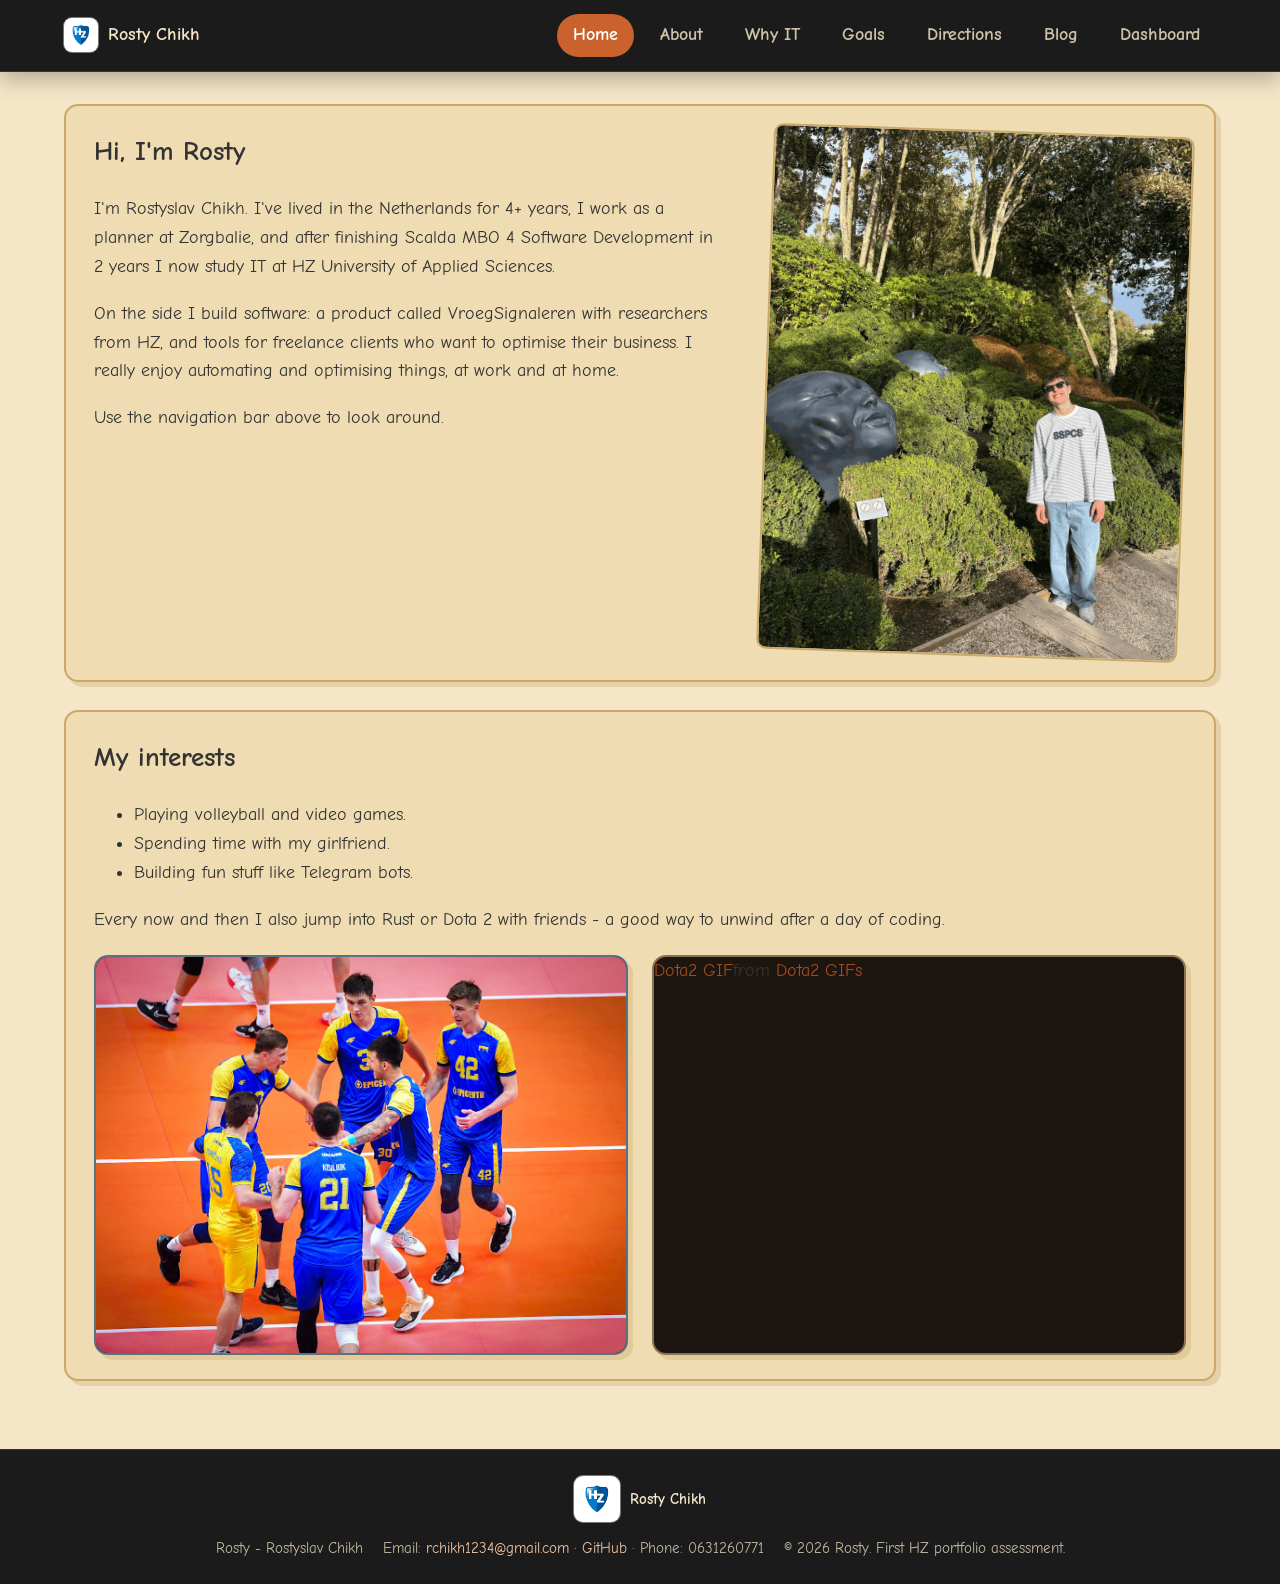
<file: index.html>
<!DOCTYPE html>
<html lang="en">
  <head>
    <meta charset="UTF-8" />
    <meta name="viewport" content="width=device-width, initial-scale=1.0" />
    <title>Home</title>
    <link rel="icon" type="image/png" href="images/hz-logo.png" />
    <link rel="stylesheet" href="global.css" />
  </head>
  <body>
    <a class="skip-link" href="#main-content">Skip to content</a>
    <nav class="site-nav">
      <div class="nav-inner">
      <a class="site-logo" href="index.html">
        <img src="images/hz-logo.png" alt="HZ University of Applied Sciences logo" onerror="this.remove()" />
        Rosty Chikh
      </a>
      <div class="nav-links">
        <a href="index.html" aria-current="page">Home</a>
        <a href="about.html">About</a>
        <a href="why-it.html">Why IT</a>
        <a href="goals.html">Goals</a>
        <a href="direction.html">Directions</a>
        <a href="blog.html">Blog</a>
        <a href="dashboard.html">Dashboard</a>
      </div>
      </div>
    </nav>

    <main id="main-content">
      <section class="hero section-card">
        <div>
        <h1>Hi, I'm Rosty</h1>
        <p>
          I'm Rostyslav Chikh. I've lived in the Netherlands for 4+ years,
          I work as a planner at Zorgbalie, and after finishing Scalda
          MBO 4 Software Development in 2 years I now study IT at HZ
          University of Applied Sciences.
        </p>
        <p>
          On the side I build software: a product called VroegSignaleren
          with researchers from HZ, and tools for freelance clients who
          want to optimise their business. I really enjoy automating and
          optimising things, at work and at home.
        </p>
        <p>Use the navigation bar above to look around.</p>
        </div>

        <figure>
          <img src="images/rosty.jpg" alt="Rosty smiling in a garden next to big stone face sculptures" />
        </figure>
      </section>

      <section class="section-card">
        <h2>My interests</h2>
        <ul>
          <li>Playing volleyball and video games.</li>
          <li>Spending time with my girlfriend.</li>
          <li>Building fun stuff like Telegram bots.</li>
        </ul>
        <p>
          Every now and then I also jump into Rust or Dota 2 with friends -
          a good way to unwind after a day of coding.
        </p>
        <div class="gif-grid">
          <div class="gif-frame" style="--card-color: var(--topic-blue); --card-color-rgb: var(--topic-blue-rgb)">
            <img src="images/volleyball.png" alt="Ukraine national volleyball team celebrating a point" />
          </div>
          <div class="gif-frame" style="--card-color: var(--topic-crimson); --card-color-rgb: var(--topic-crimson-rgb)">
            <div class="tenor-gif-embed" data-postid="17987865" data-share-method="host" data-aspect-ratio="1.04235" data-width="100%"><a href="https://tenor.com/view/dota2-gif-17987865">Dota2 GIF</a>from <a href="https://tenor.com/search/dota2-gifs">Dota2 GIFs</a></div>
          </div>
        </div>
      </section>

      <script type="text/javascript" async src="https://tenor.com/embed.js"></script>
    </main>

    <footer class="site-footer">
      <div class="footer-inner">
        <a class="footer-brand" href="index.html">
          <img src="images/hz-logo.png" alt="HZ University of Applied Sciences logo" onerror="this.remove()" />
          Rosty Chikh
        </a>
        <div class="footer-text">
          <p>Rosty - Rostyslav Chikh</p>
          <p>
            Email: <a href="mailto:rchikh1234@gmail.com">rchikh1234@gmail.com</a> ·
            <a href="https://github.com/Chikh124">GitHub</a> · Phone: 0631260771
          </p>
          <p>&copy; 2026 Rosty. First HZ portfolio assessment.</p>
        </div>
      </div>
    </footer>
  </body>
</html>
</file>
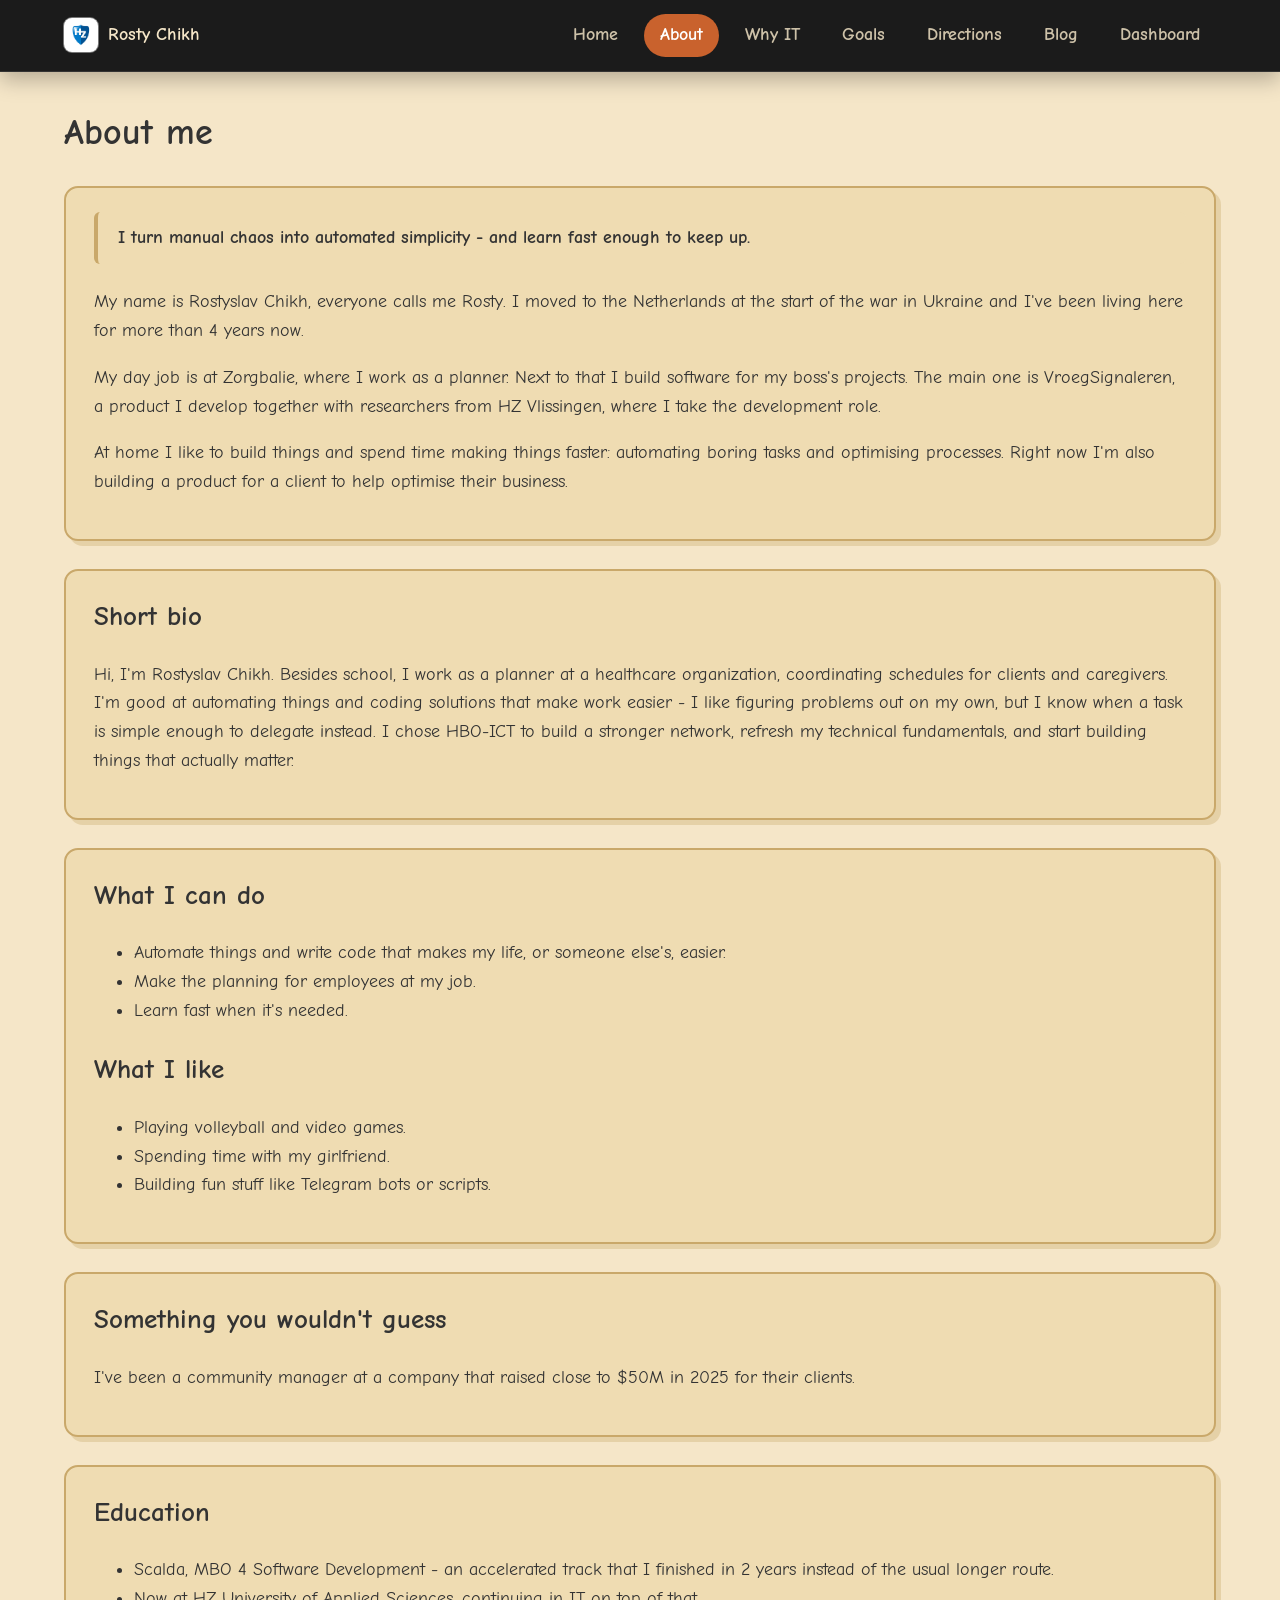
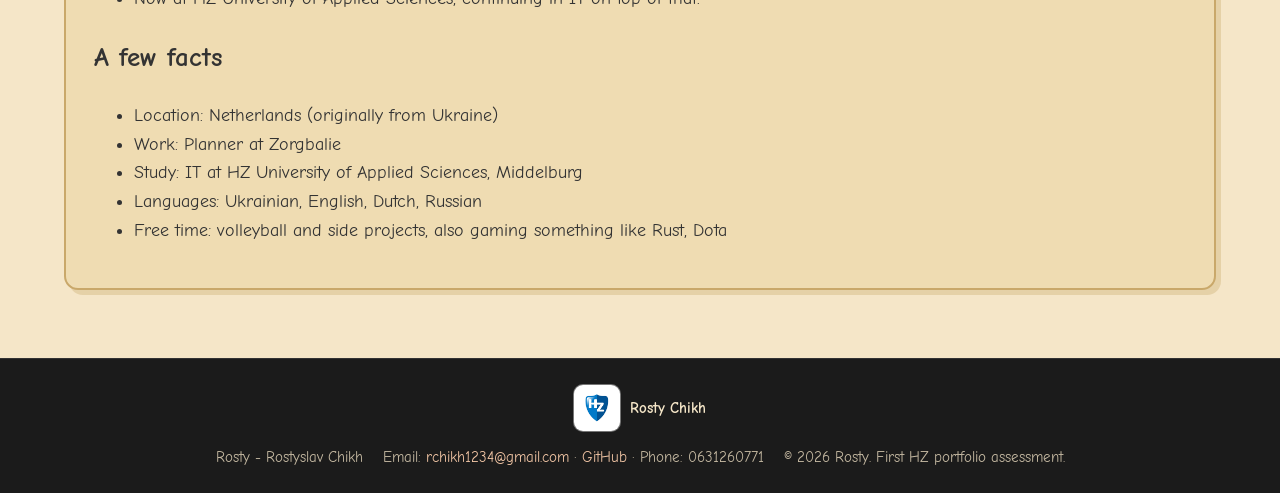
<file: about.html>
<!DOCTYPE html>
<html lang="en">
  <head>
    <meta charset="UTF-8" />
    <meta name="viewport" content="width=device-width, initial-scale=1.0" />
    <title>About</title>
    <link rel="icon" type="image/png" href="images/hz-logo.png" />
    <link rel="stylesheet" href="global.css" />
  </head>
  <body>
    <a class="skip-link" href="#main-content">Skip to content</a>
    <nav class="site-nav">
      <div class="nav-inner">
      <a class="site-logo" href="index.html">
        <img src="images/hz-logo.png" alt="HZ University of Applied Sciences logo" onerror="this.remove()" />
        Rosty Chikh
      </a>
      <div class="nav-links">
        <a href="index.html">Home</a>
        <a href="about.html" aria-current="page">About</a>
        <a href="why-it.html">Why IT</a>
        <a href="goals.html">Goals</a>
        <a href="direction.html">Directions</a>
        <a href="blog.html">Blog</a>
        <a href="dashboard.html">Dashboard</a>
      </div>
      </div>
    </nav>

    <main id="main-content">
      <h1>About me</h1>

      <section class="section-card">
        <blockquote>
          I turn manual chaos into automated simplicity - and learn fast
          enough to keep up.
        </blockquote>
        <p>
          My name is Rostyslav Chikh, everyone calls me Rosty. I moved to
          the Netherlands at the start of the war in Ukraine and I've been living here
          for more than 4 years now.
        </p>
        <p>
          My day job is at Zorgbalie, where I work as a planner. Next to
          that I build software for my boss's projects. The main one is
          VroegSignaleren, a product I develop together with researchers
          from HZ Vlissingen, where I take the development role.
        </p>
        <p>
          At home I like to build things and spend time making things
          faster: automating boring tasks and optimising processes. Right
          now I'm also building a product for a client to help optimise
          their business.
        </p>
      </section>

      <section class="section-card">
        <h2>Short bio</h2>
        <p>
          Hi, I'm Rostyslav Chikh. Besides school, I work as a planner at a
          healthcare organization, coordinating schedules for clients and
          caregivers. I'm good at automating things and coding solutions
          that make work easier - I like figuring problems out on my own,
          but I know when a task is simple enough to delegate instead. I
          chose HBO-ICT to build a stronger network, refresh my technical
          fundamentals, and start building things that actually matter.
        </p>
      </section>

      <section class="section-card">
        <h2>What I can do</h2>
        <ul>
          <li>Automate things and write code that makes my life, or someone else's, easier.</li>
          <li>Make the planning for employees at my job.</li>
          <li>Learn fast when it's needed.</li>
        </ul>

        <h2>What I like</h2>
        <ul>
          <li>Playing volleyball and video games.</li>
          <li>Spending time with my girlfriend.</li>
          <li>Building fun stuff like Telegram bots or scripts.</li>
        </ul>
      </section>

      <section class="section-card">
        <h2>Something you wouldn't guess</h2>
        <p>
          I've been a community manager at a company that raised close to $50M in 2025 for their clients.
        </p>
      </section>

      <section class="section-card">
        <h2>Education</h2>
        <ul>
          <li>
            Scalda, MBO 4 Software Development - an accelerated track that
            I finished in 2 years instead of the usual longer route.
          </li>
          <li>
            Now at HZ University of Applied Sciences, continuing in IT on
            top of that.
          </li>
        </ul>

        <h2>A few facts</h2>
        <ul>
          <li>Location: Netherlands (originally from Ukraine)</li>
          <li>Work: Planner at Zorgbalie</li>
          <li>Study: IT at HZ University of Applied Sciences, Middelburg</li>
          <li>Languages: Ukrainian, English, Dutch, Russian</li>
          <li>Free time: volleyball and side projects, also gaming something like Rust, Dota</li>
        </ul>
      </section>
    </main>

    <footer class="site-footer">
      <div class="footer-inner">
        <a class="footer-brand" href="index.html">
          <img src="images/hz-logo.png" alt="HZ University of Applied Sciences logo" onerror="this.remove()" />
          Rosty Chikh
        </a>
        <div class="footer-text">
          <p>Rosty - Rostyslav Chikh</p>
          <p>
            Email: <a href="mailto:rchikh1234@gmail.com">rchikh1234@gmail.com</a> ·
            <a href="https://github.com/Chikh124">GitHub</a> · Phone: 0631260771
          </p>
          <p>&copy; 2026 Rosty. First HZ portfolio assessment.</p>
        </div>
      </div>
    </footer>
  </body>
</html>
</file>
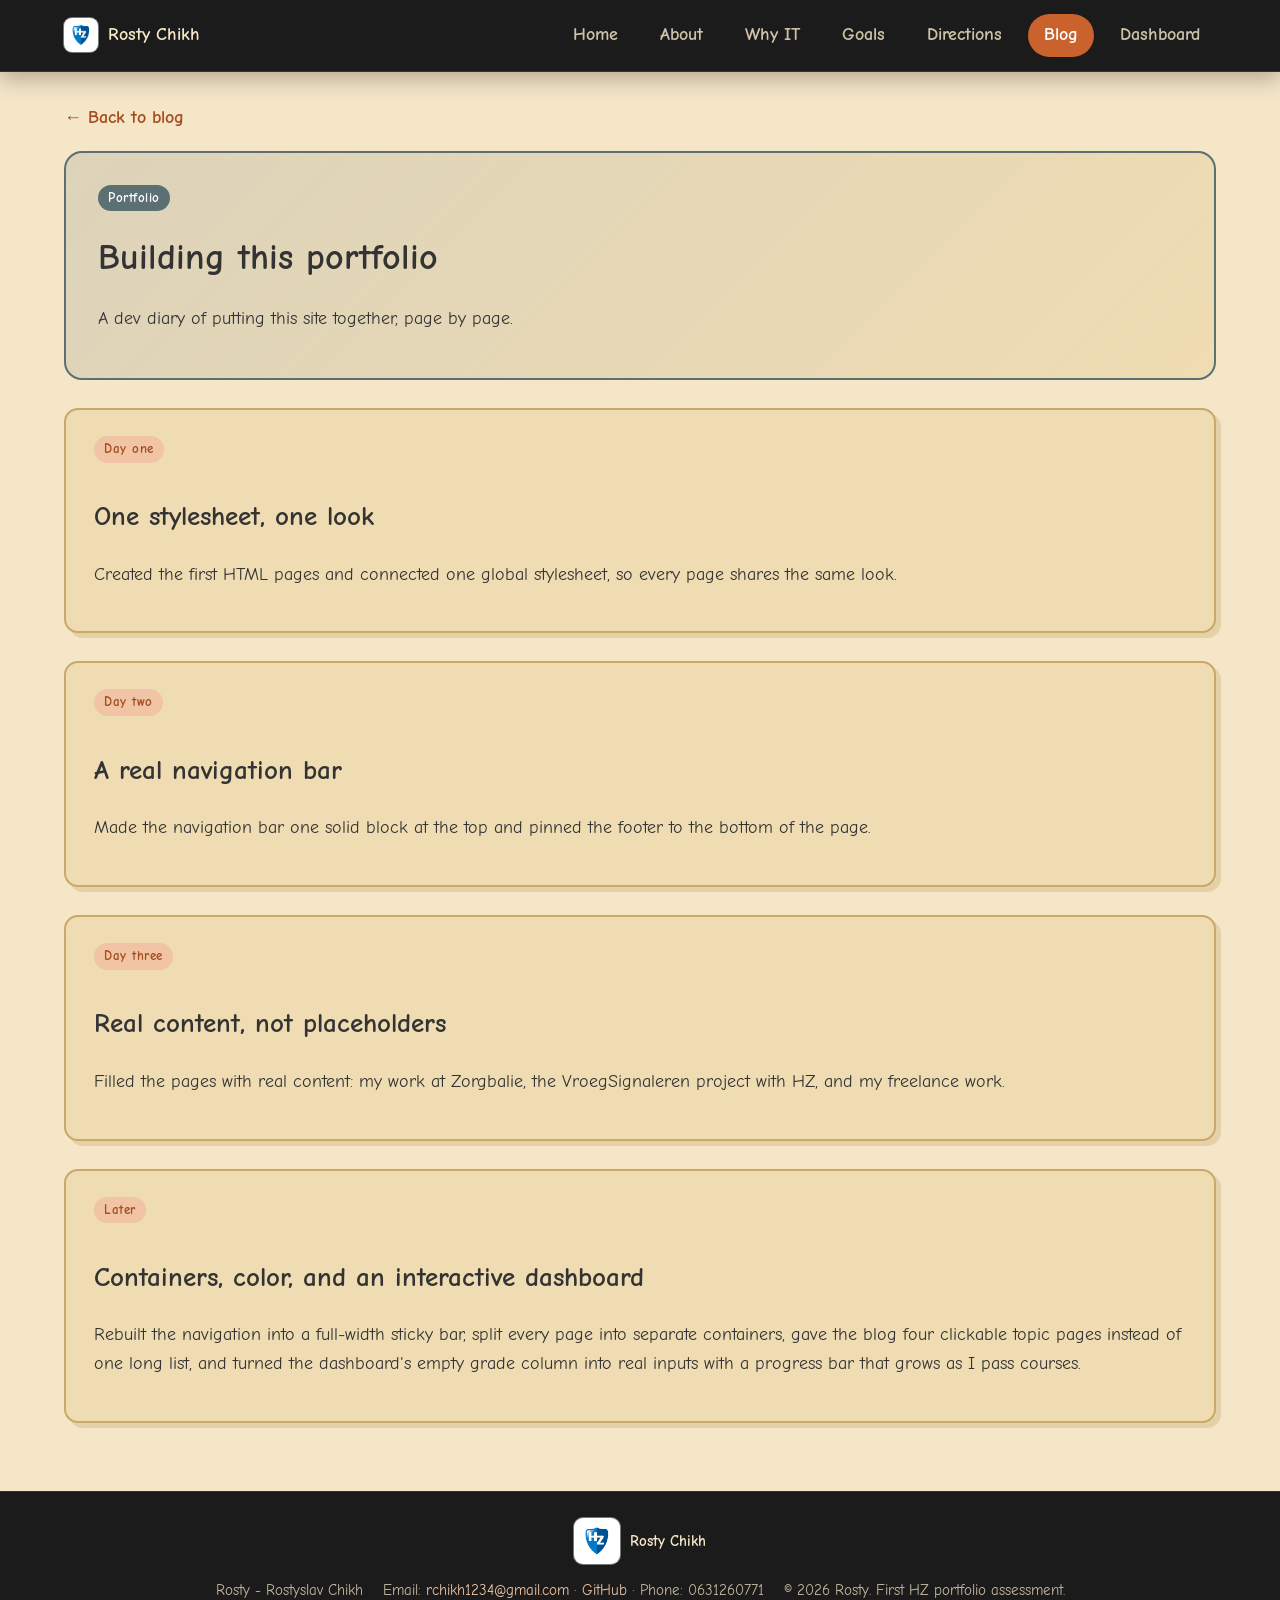
<file: blog-portfolio-log.html>
<!DOCTYPE html>
<html lang="en">
  <head>
    <meta charset="UTF-8" />
    <meta name="viewport" content="width=device-width, initial-scale=1.0" />
    <title>Building this portfolio - Blog</title>
    <link rel="icon" type="image/png" href="images/hz-logo.png" />
    <link rel="stylesheet" href="global.css" />
  </head>
  <body>
    <a class="skip-link" href="#main-content">Skip to content</a>
    <nav class="site-nav">
      <div class="nav-inner">
      <a class="site-logo" href="index.html">
        <img src="images/hz-logo.png" alt="HZ University of Applied Sciences logo" onerror="this.remove()" />
        Rosty Chikh
      </a>
      <div class="nav-links">
        <a href="index.html">Home</a>
        <a href="about.html">About</a>
        <a href="why-it.html">Why IT</a>
        <a href="goals.html">Goals</a>
        <a href="direction.html">Directions</a>
        <a href="blog.html" aria-current="page">Blog</a>
        <a href="dashboard.html">Dashboard</a>
      </div>
      </div>
    </nav>

    <main id="main-content" style="--card-color: var(--topic-pink); --card-color-rgb: var(--topic-pink-rgb)">
      <a class="back-link" href="blog.html">Back to blog</a>

      <header class="post-hero">
        <span class="post-meta">Portfolio</span>
        <h1>Building this portfolio</h1>
        <p>A dev diary of putting this site together, page by page.</p>
      </header>

      <section class="section-card">
        <span class="post-meta">Day one</span>
        <h2>One stylesheet, one look</h2>
        <p>
          Created the first HTML pages and connected one global
          stylesheet, so every page shares the same look.
        </p>
      </section>

      <section class="section-card">
        <span class="post-meta">Day two</span>
        <h2>A real navigation bar</h2>
        <p>
          Made the navigation bar one solid block at the top and pinned
          the footer to the bottom of the page.
        </p>
      </section>

      <section class="section-card">
        <span class="post-meta">Day three</span>
        <h2>Real content, not placeholders</h2>
        <p>
          Filled the pages with real content: my work at Zorgbalie, the
          VroegSignaleren project with HZ, and my freelance work.
        </p>
      </section>

      <section class="section-card">
        <span class="post-meta">Later</span>
        <h2>Containers, color, and an interactive dashboard</h2>
        <p>
          Rebuilt the navigation into a full-width sticky bar, split every
          page into separate containers, gave the blog four clickable
          topic pages instead of one long list, and turned the dashboard's
          empty grade column into real inputs with a progress bar that
          grows as I pass courses.
        </p>
      </section>
    </main>

    <footer class="site-footer">
      <div class="footer-inner">
        <a class="footer-brand" href="index.html">
          <img src="images/hz-logo.png" alt="HZ University of Applied Sciences logo" onerror="this.remove()" />
          Rosty Chikh
        </a>
        <div class="footer-text">
          <p>Rosty - Rostyslav Chikh</p>
          <p>
            Email: <a href="mailto:rchikh1234@gmail.com">rchikh1234@gmail.com</a> ·
            <a href="https://github.com/Chikh124">GitHub</a> · Phone: 0631260771
          </p>
          <p>&copy; 2026 Rosty. First HZ portfolio assessment.</p>
        </div>
      </div>
    </footer>
  </body>
</html>
</file>
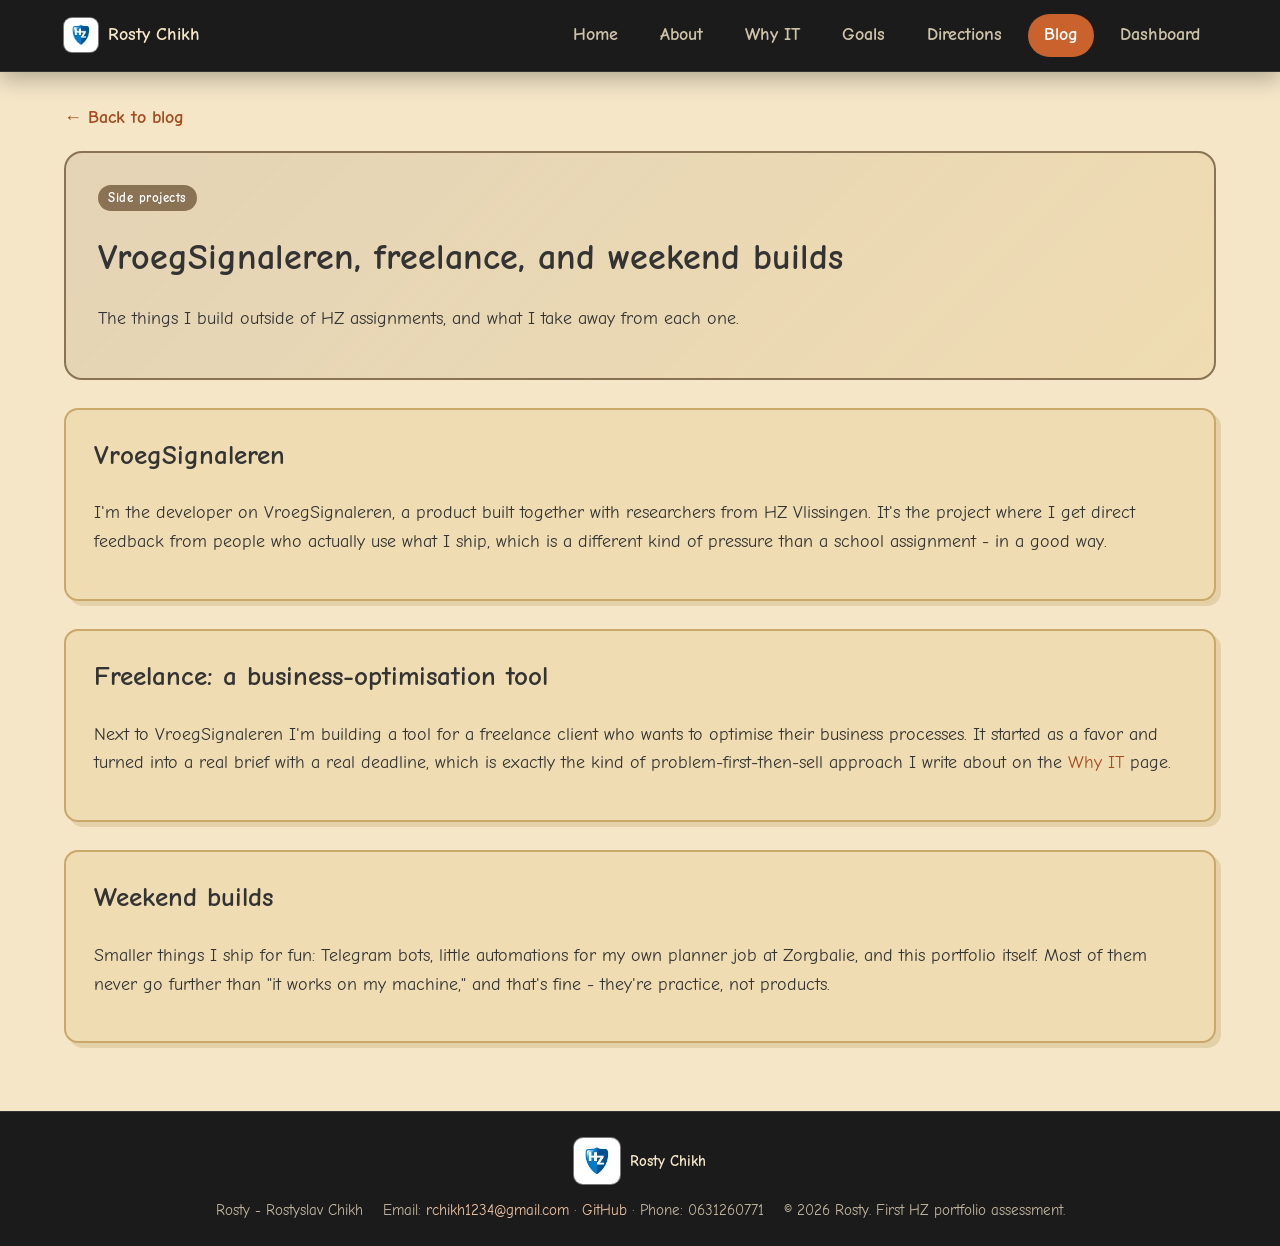
<file: blog-side-projects.html>
<!DOCTYPE html>
<html lang="en">
  <head>
    <meta charset="UTF-8" />
    <meta name="viewport" content="width=device-width, initial-scale=1.0" />
    <title>VroegSignaleren, freelance, and weekend builds - Blog</title>
    <link rel="icon" type="image/png" href="images/hz-logo.png" />
    <link rel="stylesheet" href="global.css" />
  </head>
  <body>
    <a class="skip-link" href="#main-content">Skip to content</a>
    <nav class="site-nav">
      <div class="nav-inner">
      <a class="site-logo" href="index.html">
        <img src="images/hz-logo.png" alt="HZ University of Applied Sciences logo" onerror="this.remove()" />
        Rosty Chikh
      </a>
      <div class="nav-links">
        <a href="index.html">Home</a>
        <a href="about.html">About</a>
        <a href="why-it.html">Why IT</a>
        <a href="goals.html">Goals</a>
        <a href="direction.html">Directions</a>
        <a href="blog.html" aria-current="page">Blog</a>
        <a href="dashboard.html">Dashboard</a>
      </div>
      </div>
    </nav>

    <main id="main-content" style="--card-color: var(--topic-gold); --card-color-rgb: var(--topic-gold-rgb)">
      <a class="back-link" href="blog.html">Back to blog</a>

      <header class="post-hero">
        <span class="post-meta">Side projects</span>
        <h1>VroegSignaleren, freelance, and weekend builds</h1>
        <p>
          The things I build outside of HZ assignments, and what I take
          away from each one.
        </p>
      </header>

      <section class="section-card">
        <h2>VroegSignaleren</h2>
        <p>
          I'm the developer on VroegSignaleren, a product built together
          with researchers from HZ Vlissingen. It's the project where I
          get direct feedback from people who actually use what I ship,
          which is a different kind of pressure than a school assignment -
          in a good way.
        </p>
      </section>

      <section class="section-card">
        <h2>Freelance: a business-optimisation tool</h2>
        <p>
          Next to VroegSignaleren I'm building a tool for a freelance
          client who wants to optimise their business processes. It
          started as a favor and turned into a real brief with a real
          deadline, which is exactly the kind of problem-first-then-sell
          approach I write about on the <a href="why-it.html">Why IT</a>
          page.
        </p>
      </section>

      <section class="section-card">
        <h2>Weekend builds</h2>
        <p>
          Smaller things I ship for fun: Telegram bots, little automations
          for my own planner job at Zorgbalie, and this portfolio itself.
          Most of them never go further than "it works on my machine," and
          that's fine - they're practice, not products.
        </p>
      </section>
    </main>

    <footer class="site-footer">
      <div class="footer-inner">
        <a class="footer-brand" href="index.html">
          <img src="images/hz-logo.png" alt="HZ University of Applied Sciences logo" onerror="this.remove()" />
          Rosty Chikh
        </a>
        <div class="footer-text">
          <p>Rosty - Rostyslav Chikh</p>
          <p>
            Email: <a href="mailto:rchikh1234@gmail.com">rchikh1234@gmail.com</a> ·
            <a href="https://github.com/Chikh124">GitHub</a> · Phone: 0631260771
          </p>
          <p>&copy; 2026 Rosty. First HZ portfolio assessment.</p>
        </div>
      </div>
    </footer>
  </body>
</html>
</file>
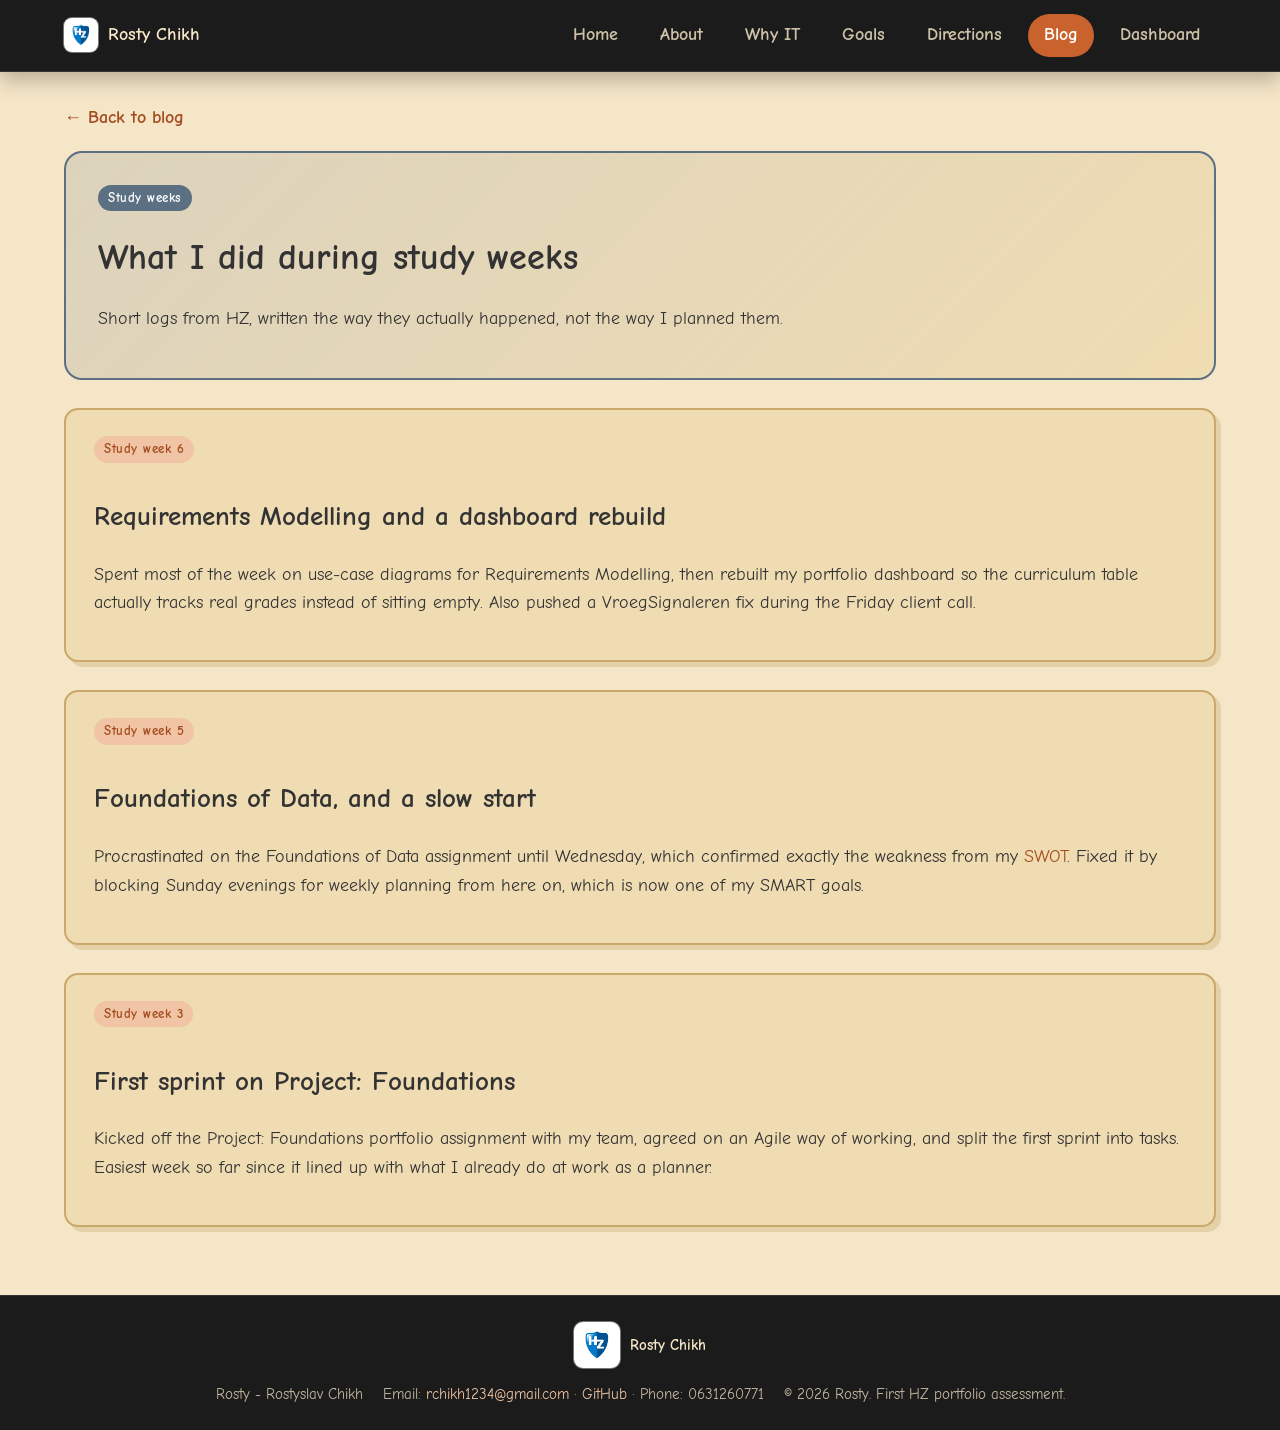
<file: blog-study-weeks.html>
<!DOCTYPE html>
<html lang="en">
  <head>
    <meta charset="UTF-8" />
    <meta name="viewport" content="width=device-width, initial-scale=1.0" />
    <title>What I did during study weeks - Blog</title>
    <link rel="icon" type="image/png" href="images/hz-logo.png" />
    <link rel="stylesheet" href="global.css" />
  </head>
  <body>
    <a class="skip-link" href="#main-content">Skip to content</a>
    <nav class="site-nav">
      <div class="nav-inner">
      <a class="site-logo" href="index.html">
        <img src="images/hz-logo.png" alt="HZ University of Applied Sciences logo" onerror="this.remove()" />
        Rosty Chikh
      </a>
      <div class="nav-links">
        <a href="index.html">Home</a>
        <a href="about.html">About</a>
        <a href="why-it.html">Why IT</a>
        <a href="goals.html">Goals</a>
        <a href="direction.html">Directions</a>
        <a href="blog.html" aria-current="page">Blog</a>
        <a href="dashboard.html">Dashboard</a>
      </div>
      </div>
    </nav>

    <main id="main-content" style="--card-color: var(--topic-blue); --card-color-rgb: var(--topic-blue-rgb)">
      <a class="back-link" href="blog.html">Back to blog</a>

      <header class="post-hero">
        <span class="post-meta">Study weeks</span>
        <h1>What I did during study weeks</h1>
        <p>
          Short logs from HZ, written the way they actually happened, not
          the way I planned them.
        </p>
      </header>

      <section class="section-card">
        <span class="post-meta">Study week 6</span>
        <h2>Requirements Modelling and a dashboard rebuild</h2>
        <p>
          Spent most of the week on use-case diagrams for Requirements
          Modelling, then rebuilt my portfolio dashboard so the curriculum
          table actually tracks real grades instead of sitting empty. Also
          pushed a VroegSignaleren fix during the Friday client call.
        </p>
      </section>

      <section class="section-card">
        <span class="post-meta">Study week 5</span>
        <h2>Foundations of Data, and a slow start</h2>
        <p>
          Procrastinated on the Foundations of Data assignment until
          Wednesday, which confirmed exactly the weakness from my
          <a href="blog-swot.html">SWOT</a>. Fixed it by blocking Sunday
          evenings for weekly planning from here on, which is now one of
          my SMART goals.
        </p>
      </section>

      <section class="section-card">
        <span class="post-meta">Study week 3</span>
        <h2>First sprint on Project: Foundations</h2>
        <p>
          Kicked off the Project: Foundations portfolio assignment with my
          team, agreed on an Agile way of working, and split the first
          sprint into tasks. Easiest week so far since it lined up with
          what I already do at work as a planner.
        </p>
      </section>
    </main>

    <footer class="site-footer">
      <div class="footer-inner">
        <a class="footer-brand" href="index.html">
          <img src="images/hz-logo.png" alt="HZ University of Applied Sciences logo" onerror="this.remove()" />
          Rosty Chikh
        </a>
        <div class="footer-text">
          <p>Rosty - Rostyslav Chikh</p>
          <p>
            Email: <a href="mailto:rchikh1234@gmail.com">rchikh1234@gmail.com</a> ·
            <a href="https://github.com/Chikh124">GitHub</a> · Phone: 0631260771
          </p>
          <p>&copy; 2026 Rosty. First HZ portfolio assessment.</p>
        </div>
      </div>
    </footer>
  </body>
</html>
</file>
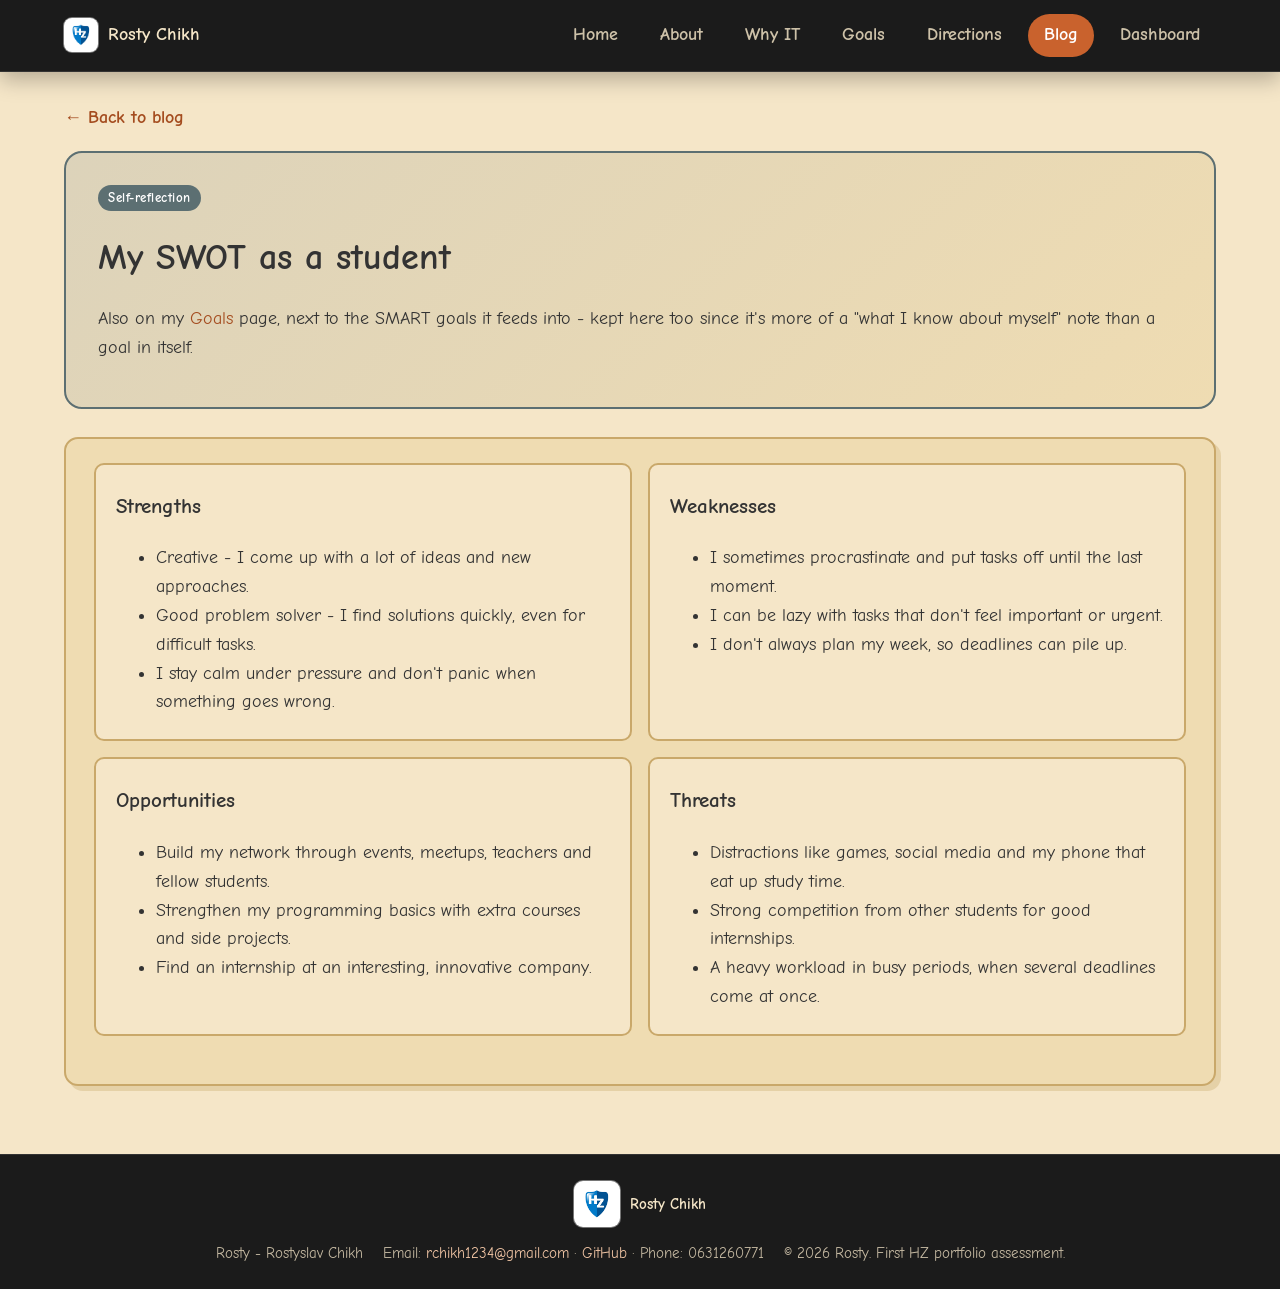
<file: blog-swot.html>
<!DOCTYPE html>
<html lang="en">
  <head>
    <meta charset="UTF-8" />
    <meta name="viewport" content="width=device-width, initial-scale=1.0" />
    <title>My SWOT as a student - Blog</title>
    <link rel="icon" type="image/png" href="images/hz-logo.png" />
    <link rel="stylesheet" href="global.css" />
  </head>
  <body>
    <a class="skip-link" href="#main-content">Skip to content</a>
    <nav class="site-nav">
      <div class="nav-inner">
      <a class="site-logo" href="index.html">
        <img src="images/hz-logo.png" alt="HZ University of Applied Sciences logo" onerror="this.remove()" />
        Rosty Chikh
      </a>
      <div class="nav-links">
        <a href="index.html">Home</a>
        <a href="about.html">About</a>
        <a href="why-it.html">Why IT</a>
        <a href="goals.html">Goals</a>
        <a href="direction.html">Directions</a>
        <a href="blog.html" aria-current="page">Blog</a>
        <a href="dashboard.html">Dashboard</a>
      </div>
      </div>
    </nav>

    <main id="main-content" style="--card-color: var(--topic-teal); --card-color-rgb: var(--topic-teal-rgb)">
      <a class="back-link" href="blog.html">Back to blog</a>

      <header class="post-hero">
        <span class="post-meta">Self-reflection</span>
        <h1>My SWOT as a student</h1>
        <p>
          Also on my <a href="goals.html">Goals</a> page, next to the SMART
          goals it feeds into - kept here too since it's more of a "what I
          know about myself" note than a goal in itself.
        </p>
      </header>

      <section class="section-card">
        <div class="swot">
          <div>
            <h3>Strengths</h3>
            <ul>
              <li>Creative - I come up with a lot of ideas and new approaches.</li>
              <li>Good problem solver - I find solutions quickly, even for difficult tasks.</li>
              <li>I stay calm under pressure and don't panic when something goes wrong.</li>
            </ul>
          </div>
          <div>
            <h3>Weaknesses</h3>
            <ul>
              <li>I sometimes procrastinate and put tasks off until the last moment.</li>
              <li>I can be lazy with tasks that don't feel important or urgent.</li>
              <li>I don't always plan my week, so deadlines can pile up.</li>
            </ul>
          </div>
          <div>
            <h3>Opportunities</h3>
            <ul>
              <li>Build my network through events, meetups, teachers and fellow students.</li>
              <li>Strengthen my programming basics with extra courses and side projects.</li>
              <li>Find an internship at an interesting, innovative company.</li>
            </ul>
          </div>
          <div>
            <h3>Threats</h3>
            <ul>
              <li>Distractions like games, social media and my phone that eat up study time.</li>
              <li>Strong competition from other students for good internships.</li>
              <li>A heavy workload in busy periods, when several deadlines come at once.</li>
            </ul>
          </div>
        </div>
      </section>
    </main>

    <footer class="site-footer">
      <div class="footer-inner">
        <a class="footer-brand" href="index.html">
          <img src="images/hz-logo.png" alt="HZ University of Applied Sciences logo" onerror="this.remove()" />
          Rosty Chikh
        </a>
        <div class="footer-text">
          <p>Rosty - Rostyslav Chikh</p>
          <p>
            Email: <a href="mailto:rchikh1234@gmail.com">rchikh1234@gmail.com</a> ·
            <a href="https://github.com/Chikh124">GitHub</a> · Phone: 0631260771
          </p>
          <p>&copy; 2026 Rosty. First HZ portfolio assessment.</p>
        </div>
      </div>
    </footer>
  </body>
</html>
</file>
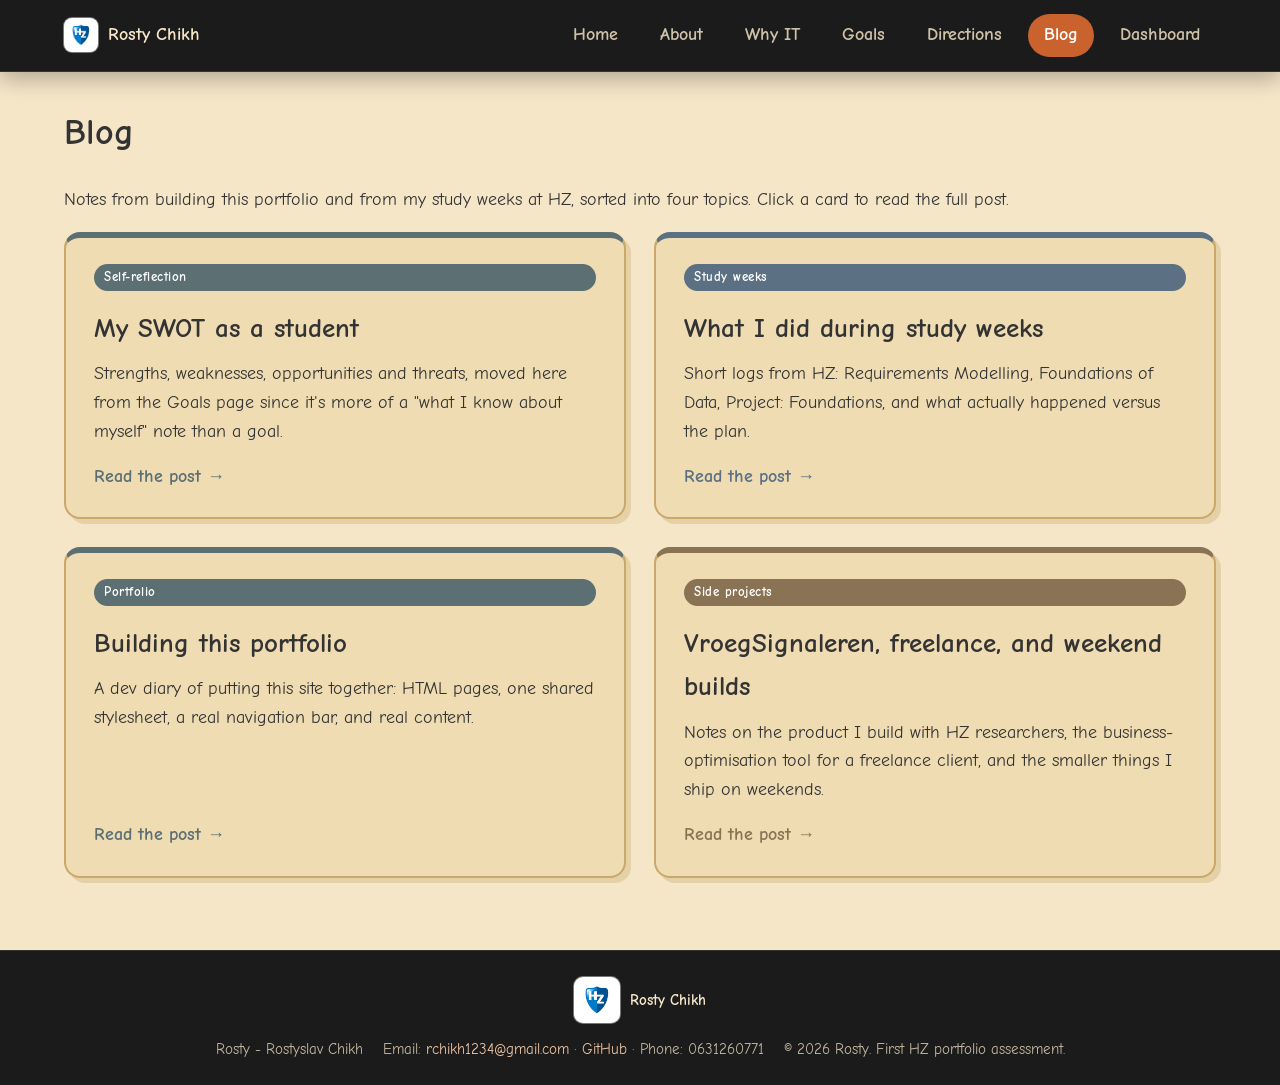
<file: blog.html>
<!DOCTYPE html>
<html lang="en">
  <head>
    <meta charset="UTF-8" />
    <meta name="viewport" content="width=device-width, initial-scale=1.0" />
    <title>Blog</title>
    <link rel="icon" type="image/png" href="images/hz-logo.png" />
    <link rel="stylesheet" href="global.css" />
  </head>
  <body>
    <a class="skip-link" href="#main-content">Skip to content</a>
    <nav class="site-nav">
      <div class="nav-inner">
      <a class="site-logo" href="index.html">
        <img src="images/hz-logo.png" alt="HZ University of Applied Sciences logo" onerror="this.remove()" />
        Rosty Chikh
      </a>
      <div class="nav-links">
        <a href="index.html">Home</a>
        <a href="about.html">About</a>
        <a href="why-it.html">Why IT</a>
        <a href="goals.html">Goals</a>
        <a href="direction.html">Directions</a>
        <a href="blog.html" aria-current="page">Blog</a>
        <a href="dashboard.html">Dashboard</a>
      </div>
      </div>
    </nav>

    <main id="main-content">
      <h1>Blog</h1>
      <p>Notes from building this portfolio and from my study weeks at HZ, sorted into four topics. Click a card to read the full post.</p>

      <div class="blog-grid">
        <a class="blog-card" href="blog-swot.html" style="--card-color: var(--topic-teal); --card-color-rgb: var(--topic-teal-rgb)">
          <span class="post-meta">Self-reflection</span>
          <h2>My SWOT as a student</h2>
          <p class="excerpt">
            Strengths, weaknesses, opportunities and threats, moved here
            from the Goals page since it's more of a "what I know about
            myself" note than a goal.
          </p>
          <span class="read-more">Read the post</span>
        </a>

        <a class="blog-card" href="blog-study-weeks.html" style="--card-color: var(--topic-blue); --card-color-rgb: var(--topic-blue-rgb)">
          <span class="post-meta">Study weeks</span>
          <h2>What I did during study weeks</h2>
          <p class="excerpt">
            Short logs from HZ: Requirements Modelling, Foundations of
            Data, Project: Foundations, and what actually happened versus
            the plan.
          </p>
          <span class="read-more">Read the post</span>
        </a>

        <a class="blog-card" href="blog-portfolio-log.html" style="--card-color: var(--topic-pink); --card-color-rgb: var(--topic-pink-rgb)">
          <span class="post-meta">Portfolio</span>
          <h2>Building this portfolio</h2>
          <p class="excerpt">
            A dev diary of putting this site together: HTML pages, one
            shared stylesheet, a real navigation bar, and real content.
          </p>
          <span class="read-more">Read the post</span>
        </a>

        <a class="blog-card" href="blog-side-projects.html" style="--card-color: var(--topic-gold); --card-color-rgb: var(--topic-gold-rgb)">
          <span class="post-meta">Side projects</span>
          <h2>VroegSignaleren, freelance, and weekend builds</h2>
          <p class="excerpt">
            Notes on the product I build with HZ researchers, the
            business-optimisation tool for a freelance client, and the
            smaller things I ship on weekends.
          </p>
          <span class="read-more">Read the post</span>
        </a>
      </div>
    </main>

    <footer class="site-footer">
      <div class="footer-inner">
        <a class="footer-brand" href="index.html">
          <img src="images/hz-logo.png" alt="HZ University of Applied Sciences logo" onerror="this.remove()" />
          Rosty Chikh
        </a>
        <div class="footer-text">
          <p>Rosty - Rostyslav Chikh</p>
          <p>
            Email: <a href="mailto:rchikh1234@gmail.com">rchikh1234@gmail.com</a> ·
            <a href="https://github.com/Chikh124">GitHub</a> · Phone: 0631260771
          </p>
          <p>&copy; 2026 Rosty. First HZ portfolio assessment.</p>
        </div>
      </div>
    </footer>
  </body>
</html>
</file>
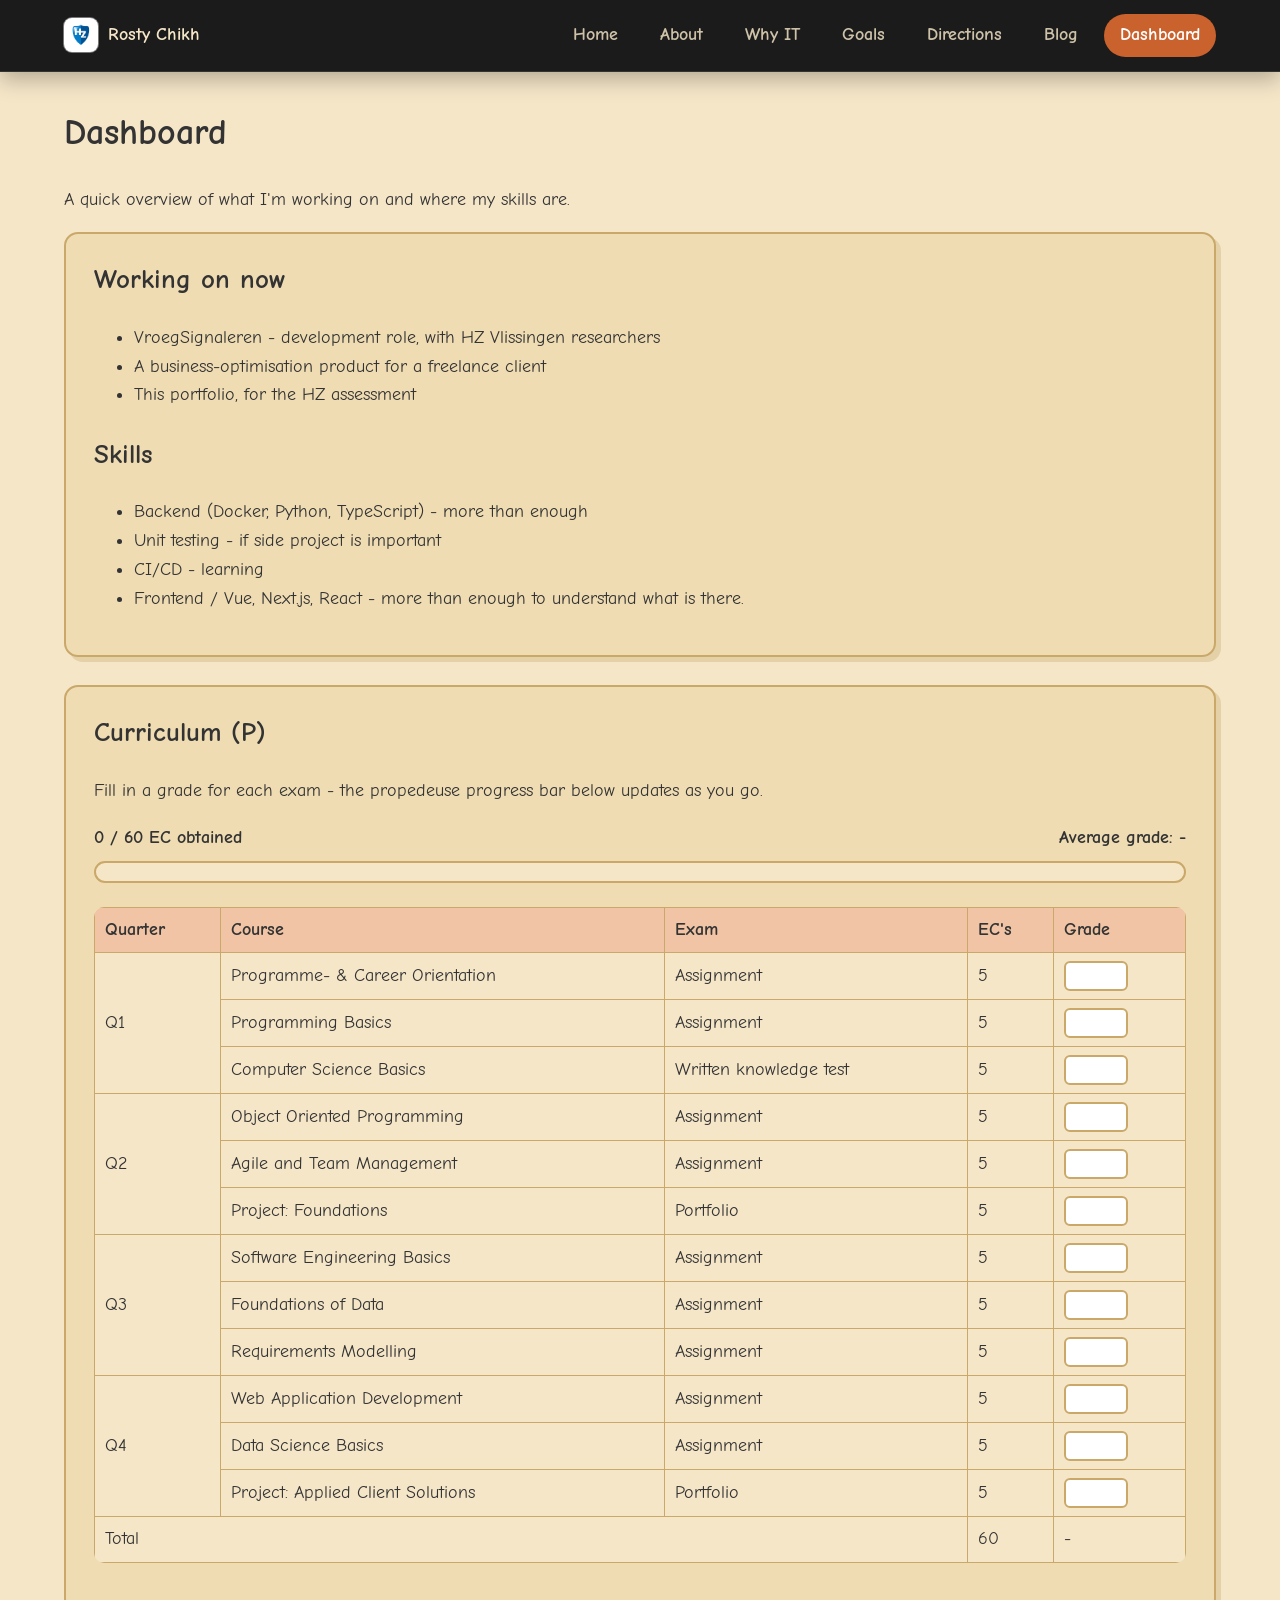
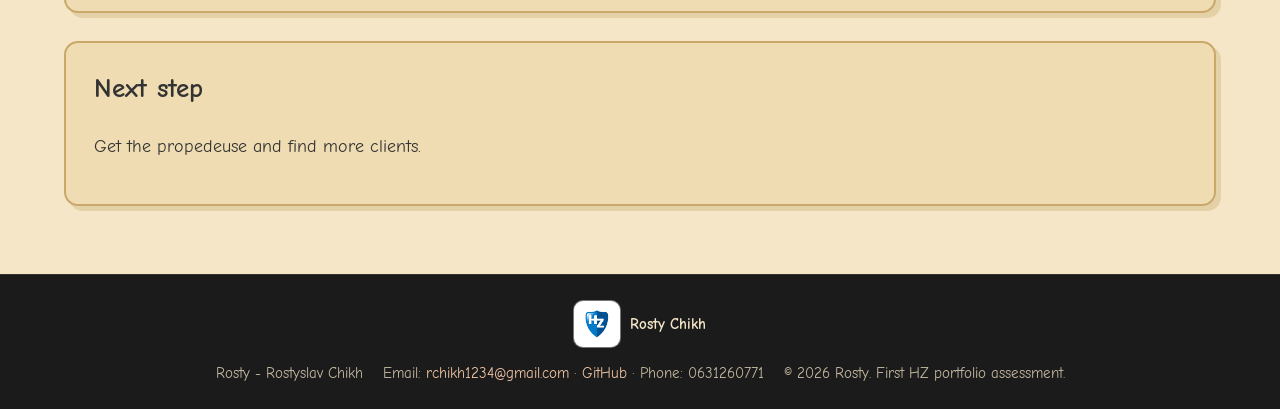
<file: dashboard.html>
<!DOCTYPE html>
<html lang="en">
  <head>
    <meta charset="UTF-8" />
    <meta name="viewport" content="width=device-width, initial-scale=1.0" />
    <title>Dashboard</title>
    <link rel="icon" type="image/png" href="images/hz-logo.png" />
    <link rel="stylesheet" href="global.css" />
  </head>
  <body>
    <a class="skip-link" href="#main-content">Skip to content</a>
    <nav class="site-nav">
      <div class="nav-inner">
      <a class="site-logo" href="index.html">
        <img src="images/hz-logo.png" alt="HZ University of Applied Sciences logo" onerror="this.remove()" />
        Rosty Chikh
      </a>
      <div class="nav-links">
        <a href="index.html">Home</a>
        <a href="about.html">About</a>
        <a href="why-it.html">Why IT</a>
        <a href="goals.html">Goals</a>
        <a href="direction.html">Directions</a>
        <a href="blog.html">Blog</a>
        <a href="dashboard.html" aria-current="page">Dashboard</a>
      </div>
      </div>
    </nav>

    <main id="main-content">
      <h1>Dashboard</h1>
      <p>A quick overview of what I'm working on and where my skills are.</p>

      <section class="section-card">
        <h2>Working on now</h2>
        <ul>
          <li>VroegSignaleren - development role, with HZ Vlissingen researchers</li>
          <li>A business-optimisation product for a freelance client</li>
          <li>This portfolio, for the HZ assessment</li>
        </ul>

        <h2>Skills</h2>
        <ul>
          <li>Backend (Docker, Python, TypeScript) - more than enough</li>
          <li>Unit testing - if side project is important</li>
          <li>CI/CD - learning</li>
          <li>Frontend / Vue, Next.js, React - more than enough to understand what is there.</li>
        </ul>
      </section>

      <section class="section-card">
      <h2>Curriculum (P)</h2>
      <p>Fill in a grade for each exam - the propedeuse progress bar below updates as you go.</p>

      <div class="progress-wrap">
        <div class="progress-stats">
          <span id="progress-label">0 / 60 EC obtained</span>
          <span id="progress-average">Average grade: -</span>
        </div>
        <div class="progress-track" role="progressbar" aria-valuemin="0" aria-valuemax="60" aria-valuenow="0" id="progress-bar" aria-label="Propedeuse EC progress">
          <div class="progress-fill" id="progress-fill"></div>
        </div>
      </div>

      <table>
        <thead>
          <tr>
            <th>Quarter</th>
            <th>Course</th>
            <th>Exam</th>
            <th>EC's</th>
            <th>Grade</th>
          </tr>
        </thead>
        <tbody>
          <tr>
            <td rowspan="3">Q1</td>
            <td>Programme- &amp; Career Orientation</td>
            <td>Assignment</td>
            <td>5</td>
            <td><input type="number" class="grade-input" id="grade-pco" data-ec="5" min="1" max="10" step="0.1" aria-label="Grade for Programme- and Career Orientation" /></td>
          </tr>
          <tr>
            <td>Programming Basics</td>
            <td>Assignment</td>
            <td>5</td>
            <td><input type="number" class="grade-input" id="grade-progbasics" data-ec="5" min="1" max="10" step="0.1" aria-label="Grade for Programming Basics" /></td>
          </tr>
          <tr>
            <td>Computer Science Basics</td>
            <td>Written knowledge test</td>
            <td>5</td>
            <td><input type="number" class="grade-input" id="grade-csbasics" data-ec="5" min="1" max="10" step="0.1" aria-label="Grade for Computer Science Basics" /></td>
          </tr>
          <tr>
            <td rowspan="3">Q2</td>
            <td>Object Oriented Programming</td>
            <td>Assignment</td>
            <td>5</td>
            <td><input type="number" class="grade-input" id="grade-oop" data-ec="5" min="1" max="10" step="0.1" aria-label="Grade for Object Oriented Programming" /></td>
          </tr>
          <tr>
            <td>Agile and Team Management</td>
            <td>Assignment</td>
            <td>5</td>
            <td><input type="number" class="grade-input" id="grade-agile" data-ec="5" min="1" max="10" step="0.1" aria-label="Grade for Agile and Team Management" /></td>
          </tr>
          <tr>
            <td>Project: Foundations</td>
            <td>Portfolio</td>
            <td>5</td>
            <td><input type="number" class="grade-input" id="grade-projfoundations" data-ec="5" min="1" max="10" step="0.1" aria-label="Grade for Project: Foundations" /></td>
          </tr>
          <tr>
            <td rowspan="3">Q3</td>
            <td>Software Engineering Basics</td>
            <td>Assignment</td>
            <td>5</td>
            <td><input type="number" class="grade-input" id="grade-sebasics" data-ec="5" min="1" max="10" step="0.1" aria-label="Grade for Software Engineering Basics" /></td>
          </tr>
          <tr>
            <td>Foundations of Data</td>
            <td>Assignment</td>
            <td>5</td>
            <td><input type="number" class="grade-input" id="grade-dataFoundations" data-ec="5" min="1" max="10" step="0.1" aria-label="Grade for Foundations of Data" /></td>
          </tr>
          <tr>
            <td>Requirements Modelling</td>
            <td>Assignment</td>
            <td>5</td>
            <td><input type="number" class="grade-input" id="grade-reqmodelling" data-ec="5" min="1" max="10" step="0.1" aria-label="Grade for Requirements Modelling" /></td>
          </tr>
          <tr>
            <td rowspan="3">Q4</td>
            <td>Web Application Development</td>
            <td>Assignment</td>
            <td>5</td>
            <td><input type="number" class="grade-input" id="grade-webdev" data-ec="5" min="1" max="10" step="0.1" aria-label="Grade for Web Application Development" /></td>
          </tr>
          <tr>
            <td>Data Science Basics</td>
            <td>Assignment</td>
            <td>5</td>
            <td><input type="number" class="grade-input" id="grade-dsbasics" data-ec="5" min="1" max="10" step="0.1" aria-label="Grade for Data Science Basics" /></td>
          </tr>
          <tr>
            <td>Project: Applied Client Solutions</td>
            <td>Portfolio</td>
            <td>5</td>
            <td><input type="number" class="grade-input" id="grade-projclient" data-ec="5" min="1" max="10" step="0.1" aria-label="Grade for Project: Applied Client Solutions" /></td>
          </tr>
        </tbody>
        <tfoot>
          <tr>
            <td colspan="3">Total</td>
            <td>60</td>
            <td id="total-average-cell">-</td>
          </tr>
        </tfoot>
      </table>
      </section>

      <section class="section-card">
        <h2>Next step</h2>
        <p>Get the propedeuse and find more clients.</p>
      </section>
    </main>

    <script src="dashboard.js"></script>

      <footer class="site-footer">
        <div class="footer-inner">
          <a class="footer-brand" href="index.html">
            <img src="images/hz-logo.png" alt="HZ University of Applied Sciences logo" onerror="this.remove()" />
            Rosty Chikh
          </a>
          <div class="footer-text">
            <p>Rosty - Rostyslav Chikh</p>
            <p>
              Email: <a href="mailto:rchikh1234@gmail.com">rchikh1234@gmail.com</a> ·
              <a href="https://github.com/Chikh124">GitHub</a> · Phone: 0631260771
            </p>
            <p>&copy; 2026 Rosty. First HZ portfolio assessment.</p>
          </div>
        </div>
      </footer>
  </body>
</html>
</file>
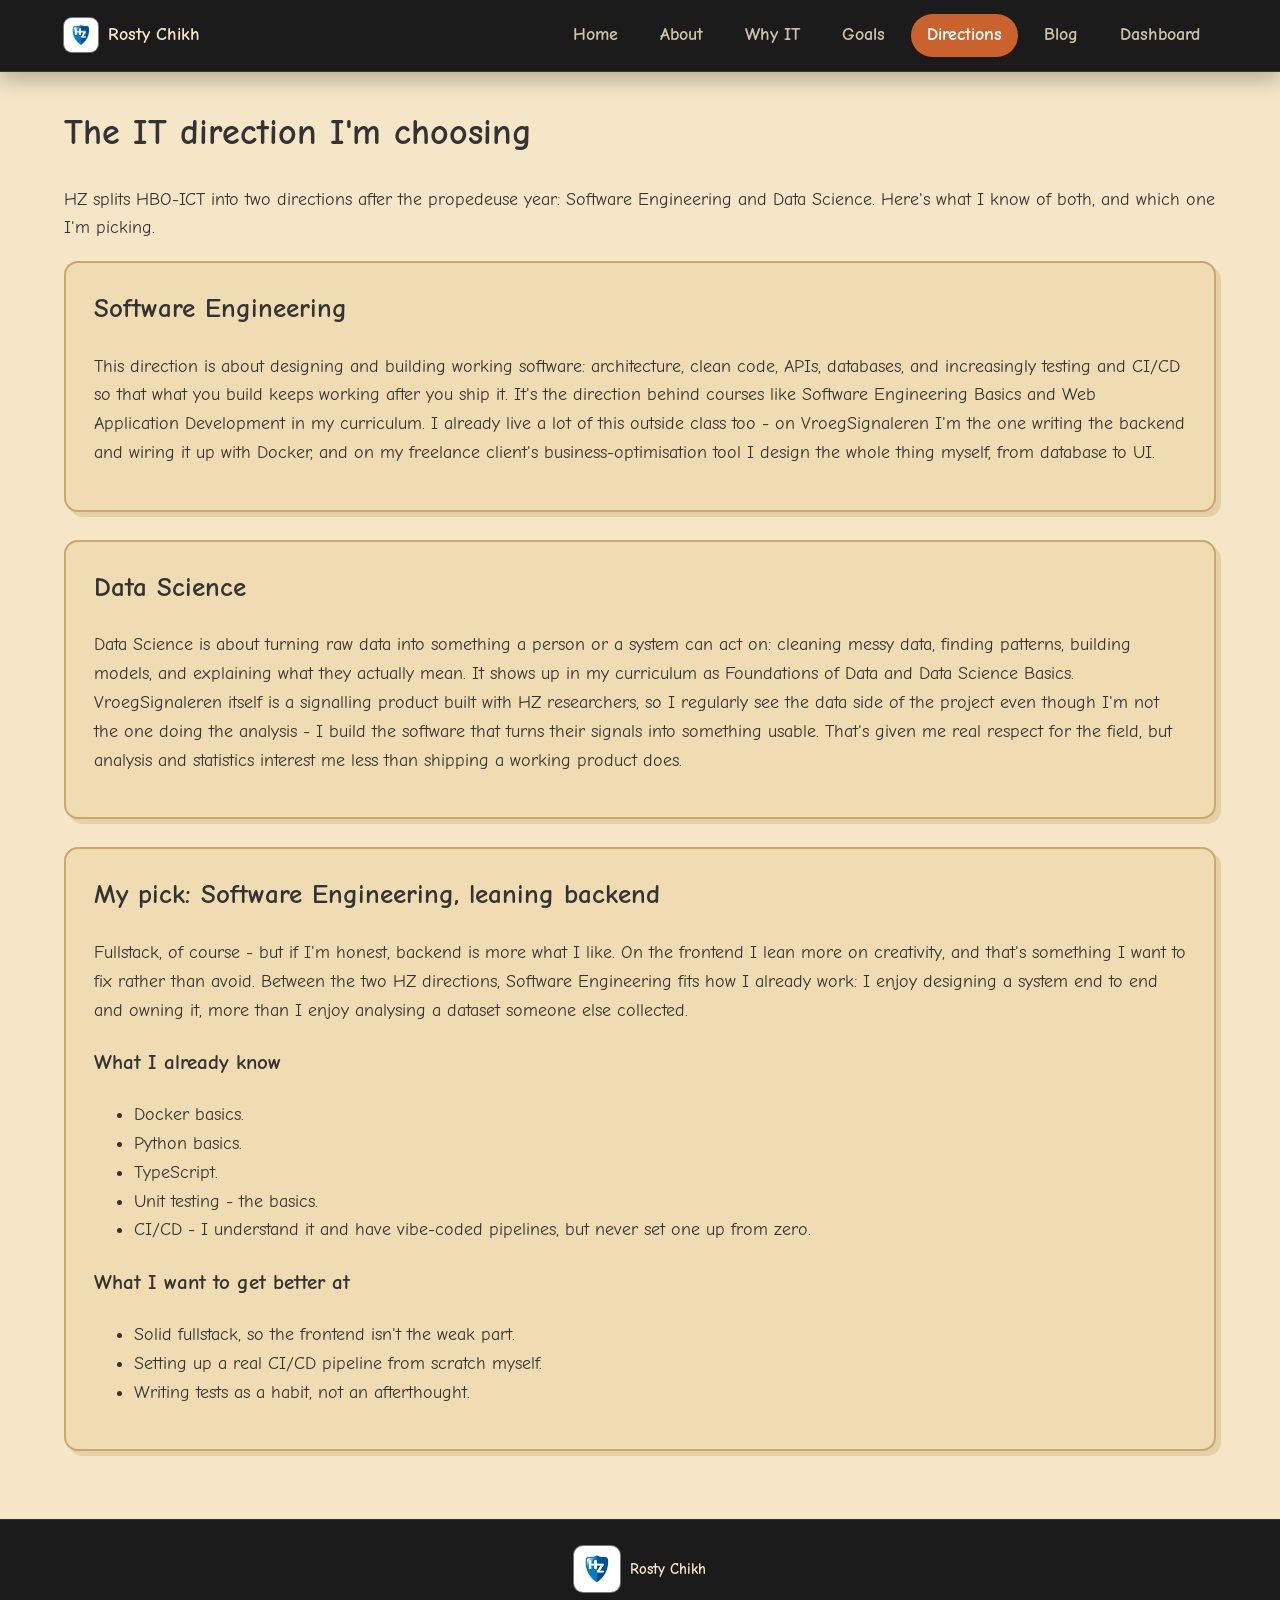
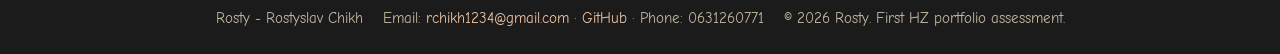
<file: direction.html>
<!DOCTYPE html>
<html lang="en">
  <head>
    <meta charset="UTF-8" />
    <meta name="viewport" content="width=device-width, initial-scale=1.0" />
    <title>Direction</title>
    <link rel="icon" type="image/png" href="images/hz-logo.png" />
    <link rel="stylesheet" href="global.css" />
  </head>
  <body>
    <a class="skip-link" href="#main-content">Skip to content</a>
    <nav class="site-nav">
      <div class="nav-inner">
      <a class="site-logo" href="index.html">
        <img src="images/hz-logo.png" alt="HZ University of Applied Sciences logo" onerror="this.remove()" />
        Rosty Chikh
      </a>
      <div class="nav-links">
        <a href="index.html">Home</a>
        <a href="about.html">About</a>
        <a href="why-it.html">Why IT</a>
        <a href="goals.html">Goals</a>
        <a href="direction.html" aria-current="page">Directions</a>
        <a href="blog.html">Blog</a>
        <a href="dashboard.html">Dashboard</a>
      </div>
      </div>
    </nav>

    <main id="main-content">
      <h1>The IT direction I'm choosing</h1>
      <p>
        HZ splits HBO-ICT into two directions after the propedeuse year:
        Software Engineering and Data Science. Here's what I know of both,
        and which one I'm picking.
      </p>

      <section class="section-card">
        <h2>Software Engineering</h2>
        <p>
          This direction is about designing and building working software:
          architecture, clean code, APIs, databases, and increasingly
          testing and CI/CD so that what you build keeps working after you
          ship it. It's the direction behind courses like Software
          Engineering Basics and Web Application Development in my
          curriculum. I already live a lot of this outside class too - on
          VroegSignaleren I'm the one writing the backend and wiring it up
          with Docker, and on my freelance client's business-optimisation
          tool I design the whole thing myself, from database to UI.
        </p>
      </section>

      <section class="section-card">
        <h2>Data Science</h2>
        <p>
          Data Science is about turning raw data into something a person or
          a system can act on: cleaning messy data, finding patterns,
          building models, and explaining what they actually mean. It shows
          up in my curriculum as Foundations of Data and Data Science
          Basics. VroegSignaleren itself is a signalling product built with
          HZ researchers, so I regularly see the data side of the project
          even though I'm not the one doing the analysis - I build the
          software that turns their signals into something usable. That's
          given me real respect for the field, but analysis and statistics
          interest me less than shipping a working product does.
        </p>
      </section>

      <section class="section-card">
        <h2>My pick: Software Engineering, leaning backend</h2>
        <p>
          Fullstack, of course - but if I'm honest, backend is more what I
          like. On the frontend I lean more on creativity, and that's
          something I want to fix rather than avoid. Between the two HZ
          directions, Software Engineering fits how I already work: I
          enjoy designing a system end to end and owning it, more than I
          enjoy analysing a dataset someone else collected.
        </p>
        <h3>What I already know</h3>
        <ul>
          <li>Docker basics.</li>
          <li>Python basics.</li>
          <li>TypeScript.</li>
          <li>Unit testing - the basics.</li>
          <li>CI/CD - I understand it and have vibe-coded pipelines, but never set one up from zero.</li>
        </ul>
        <h3>What I want to get better at</h3>
        <ul>
          <li>Solid fullstack, so the frontend isn't the weak part.</li>
          <li>Setting up a real CI/CD pipeline from scratch myself.</li>
          <li>Writing tests as a habit, not an afterthought.</li>
        </ul>
      </section>
    </main>

    <footer class="site-footer">
      <div class="footer-inner">
        <a class="footer-brand" href="index.html">
          <img src="images/hz-logo.png" alt="HZ University of Applied Sciences logo" onerror="this.remove()" />
          Rosty Chikh
        </a>
        <div class="footer-text">
          <p>Rosty - Rostyslav Chikh</p>
          <p>
            Email: <a href="mailto:rchikh1234@gmail.com">rchikh1234@gmail.com</a> ·
            <a href="https://github.com/Chikh124">GitHub</a> · Phone: 0631260771
          </p>
          <p>&copy; 2026 Rosty. First HZ portfolio assessment.</p>
        </div>
      </div>
    </footer>
  </body>
</html>
</file>
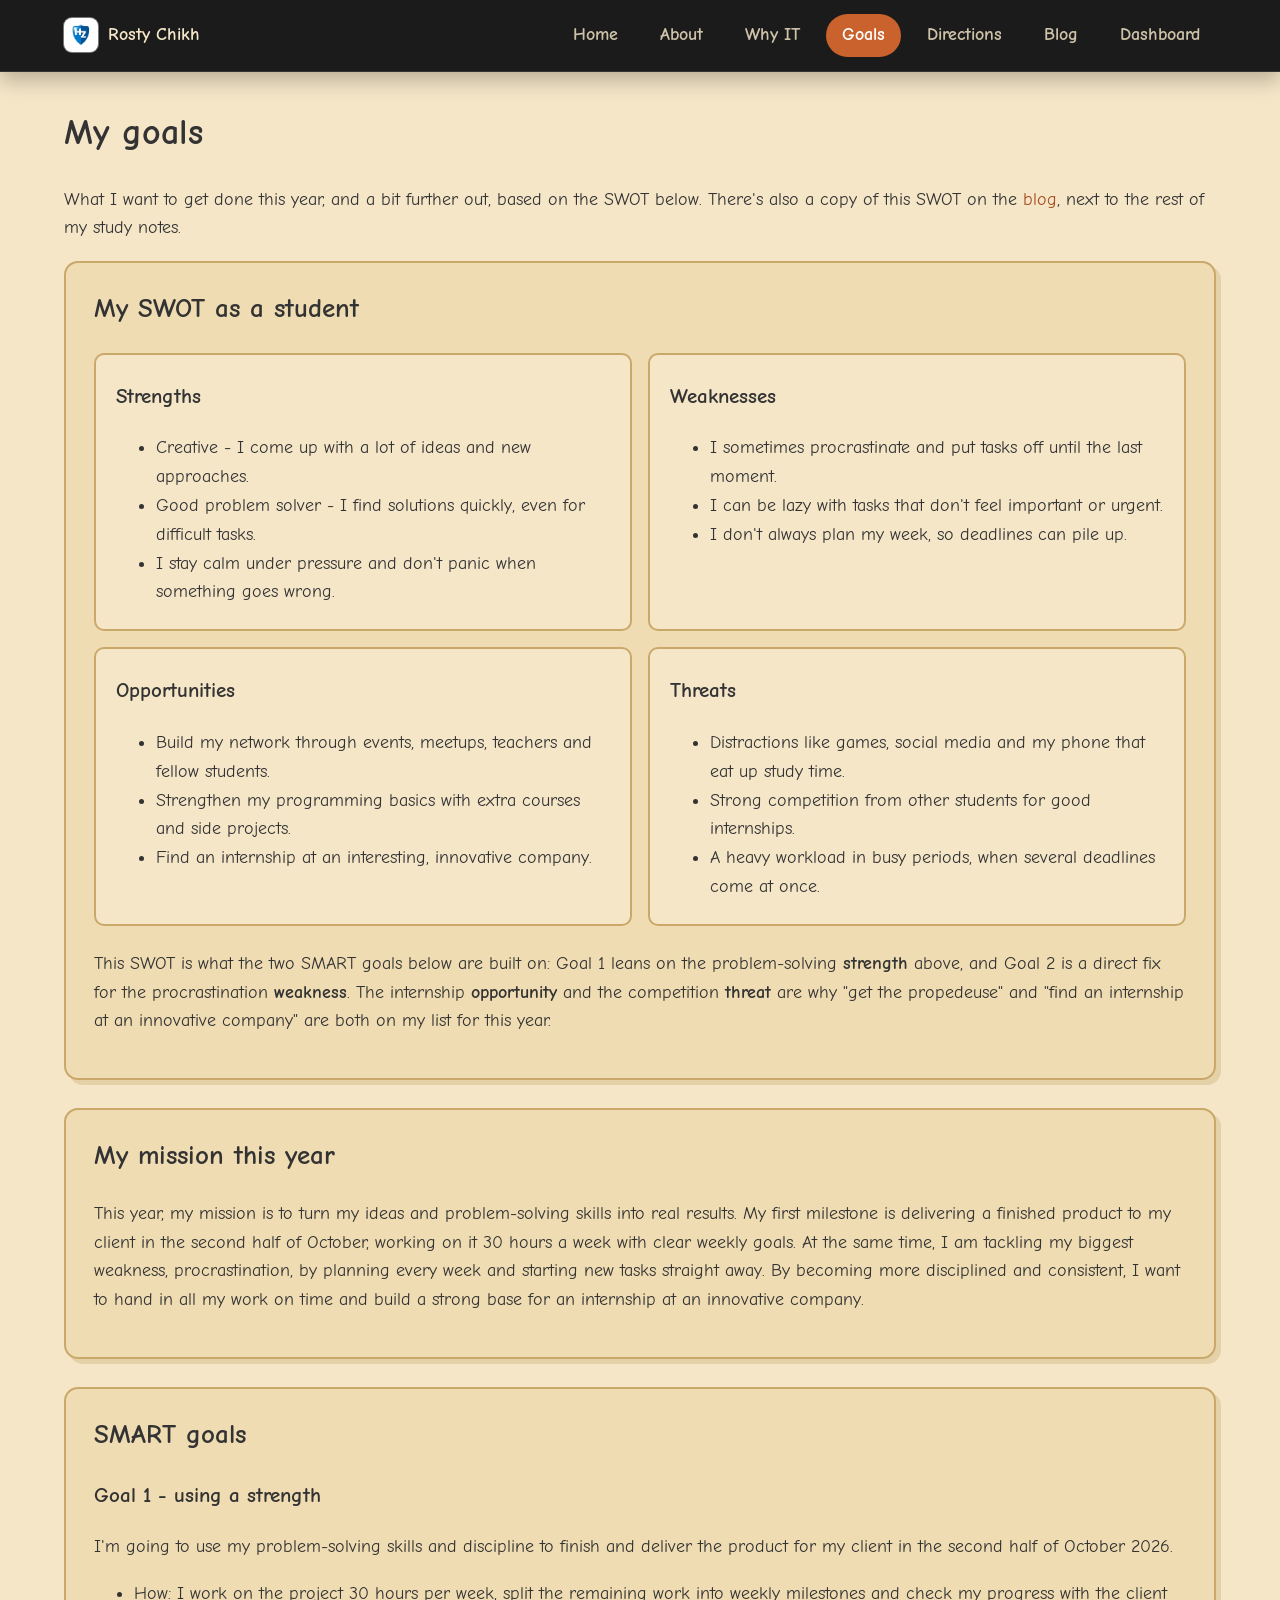
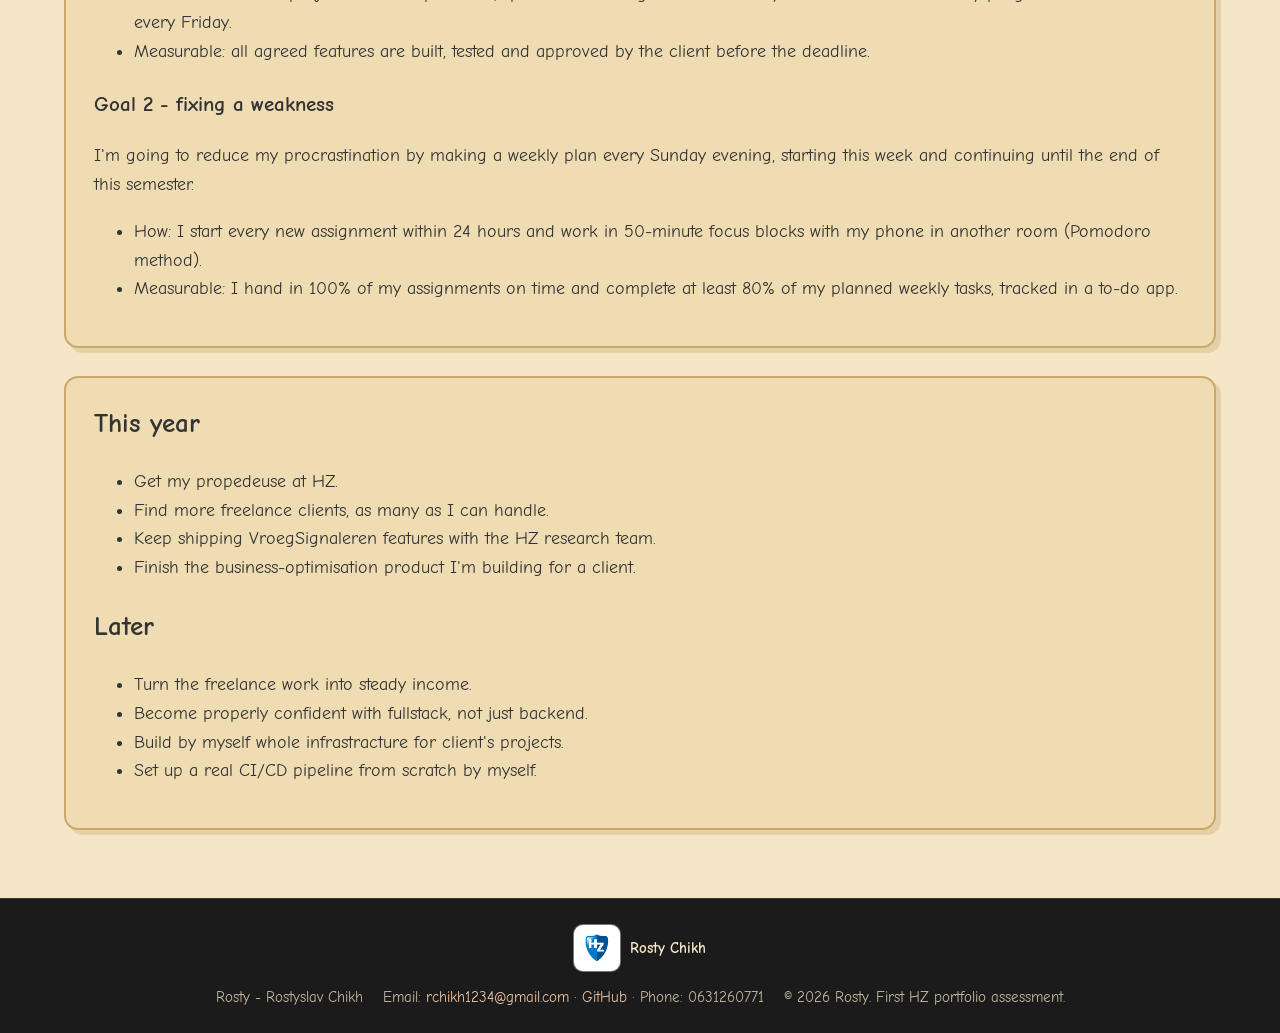
<file: goals.html>
<!DOCTYPE html>
<html lang="en">
  <head>
    <meta charset="UTF-8" />
    <meta name="viewport" content="width=device-width, initial-scale=1.0" />
    <title>Goals</title>
    <link rel="icon" type="image/png" href="images/hz-logo.png" />
    <link rel="stylesheet" href="global.css" />
  </head>
  <body>
    <a class="skip-link" href="#main-content">Skip to content</a>
    <nav class="site-nav">
      <div class="nav-inner">
      <a class="site-logo" href="index.html">
        <img src="images/hz-logo.png" alt="HZ University of Applied Sciences logo" onerror="this.remove()" />
        Rosty Chikh
      </a>
      <div class="nav-links">
        <a href="index.html">Home</a>
        <a href="about.html">About</a>
        <a href="why-it.html">Why IT</a>
        <a href="goals.html" aria-current="page">Goals</a>
        <a href="direction.html">Directions</a>
        <a href="blog.html">Blog</a>
        <a href="dashboard.html">Dashboard</a>
      </div>
      </div>
    </nav>

    <main id="main-content">
      <h1>My goals</h1>
      <p>
        What I want to get done this year, and a bit further out, based on
        the SWOT below. There's also a copy of this SWOT on the
        <a href="blog-swot.html">blog</a>, next to the rest of my study notes.
      </p>

      <section class="section-card">
        <h2>My SWOT as a student</h2>
        <div class="swot">
          <div>
            <h3>Strengths</h3>
            <ul>
              <li>Creative - I come up with a lot of ideas and new approaches.</li>
              <li>Good problem solver - I find solutions quickly, even for difficult tasks.</li>
              <li>I stay calm under pressure and don't panic when something goes wrong.</li>
            </ul>
          </div>
          <div>
            <h3>Weaknesses</h3>
            <ul>
              <li>I sometimes procrastinate and put tasks off until the last moment.</li>
              <li>I can be lazy with tasks that don't feel important or urgent.</li>
              <li>I don't always plan my week, so deadlines can pile up.</li>
            </ul>
          </div>
          <div>
            <h3>Opportunities</h3>
            <ul>
              <li>Build my network through events, meetups, teachers and fellow students.</li>
              <li>Strengthen my programming basics with extra courses and side projects.</li>
              <li>Find an internship at an interesting, innovative company.</li>
            </ul>
          </div>
          <div>
            <h3>Threats</h3>
            <ul>
              <li>Distractions like games, social media and my phone that eat up study time.</li>
              <li>Strong competition from other students for good internships.</li>
              <li>A heavy workload in busy periods, when several deadlines come at once.</li>
            </ul>
          </div>
        </div>
        <p>
          This SWOT is what the two SMART goals below are built on: Goal 1
          leans on the problem-solving <strong>strength</strong> above, and
          Goal 2 is a direct fix for the procrastination
          <strong>weakness</strong>. The internship <strong>opportunity</strong>
          and the competition <strong>threat</strong> are why "get the
          propedeuse" and "find an internship at an innovative company" are
          both on my list for this year.
        </p>
      </section>

      <section class="section-card">
        <h2>My mission this year</h2>
        <p>
          This year, my mission is to turn my ideas and problem-solving
          skills into real results. My first milestone is delivering a
          finished product to my client in the second half of October,
          working on it 30 hours a week with clear weekly goals. At the same
          time, I am tackling my biggest weakness, procrastination, by
          planning every week and starting new tasks straight away. By
          becoming more disciplined and consistent, I want to hand in all my
          work on time and build a strong base for an internship at an
          innovative company.
        </p>
      </section>

      <section class="section-card">
        <h2>SMART goals</h2>
        <h3>Goal 1 - using a strength</h3>
        <p>
          I'm going to use my problem-solving skills and discipline to finish
          and deliver the product for my client in the second half of
          October 2026.
        </p>
        <ul>
          <li>How: I work on the project 30 hours per week, split the remaining work into weekly milestones and check my progress with the client every Friday.</li>
          <li>Measurable: all agreed features are built, tested and approved by the client before the deadline.</li>
        </ul>

        <h3>Goal 2 - fixing a weakness</h3>
        <p>
          I'm going to reduce my procrastination by making a weekly plan
          every Sunday evening, starting this week and continuing until the
          end of this semester.
        </p>
        <ul>
          <li>How: I start every new assignment within 24 hours and work in 50-minute focus blocks with my phone in another room (Pomodoro method).</li>
          <li>Measurable: I hand in 100% of my assignments on time and complete at least 80% of my planned weekly tasks, tracked in a to-do app.</li>
        </ul>
      </section>

      <section class="section-card">
        <h2>This year</h2>
        <ul>
          <li>Get my propedeuse at HZ.</li>
          <li>Find more freelance clients, as many as I can handle.</li>
          <li>Keep shipping VroegSignaleren features with the HZ research team.</li>
          <li>Finish the business-optimisation product I'm building for a client.</li>
        </ul>

        <h2>Later</h2>
        <ul>
          <li>Turn the freelance work into steady income.</li>
          <li>Become properly confident with fullstack, not just backend.</li>
          <li>Build by myself whole infrastracture for client's projects.</li>
          <li>Set up a real CI/CD pipeline from scratch by myself.</li>
        </ul>
      </section>
    </main>

    <footer class="site-footer">
      <div class="footer-inner">
        <a class="footer-brand" href="index.html">
          <img src="images/hz-logo.png" alt="HZ University of Applied Sciences logo" onerror="this.remove()" />
          Rosty Chikh
        </a>
        <div class="footer-text">
          <p>Rosty - Rostyslav Chikh</p>
          <p>
            Email: <a href="mailto:rchikh1234@gmail.com">rchikh1234@gmail.com</a> ·
            <a href="https://github.com/Chikh124">GitHub</a> · Phone: 0631260771
          </p>
          <p>&copy; 2026 Rosty. First HZ portfolio assessment.</p>
        </div>
      </div>
    </footer>
  </body>
</html>
</file>
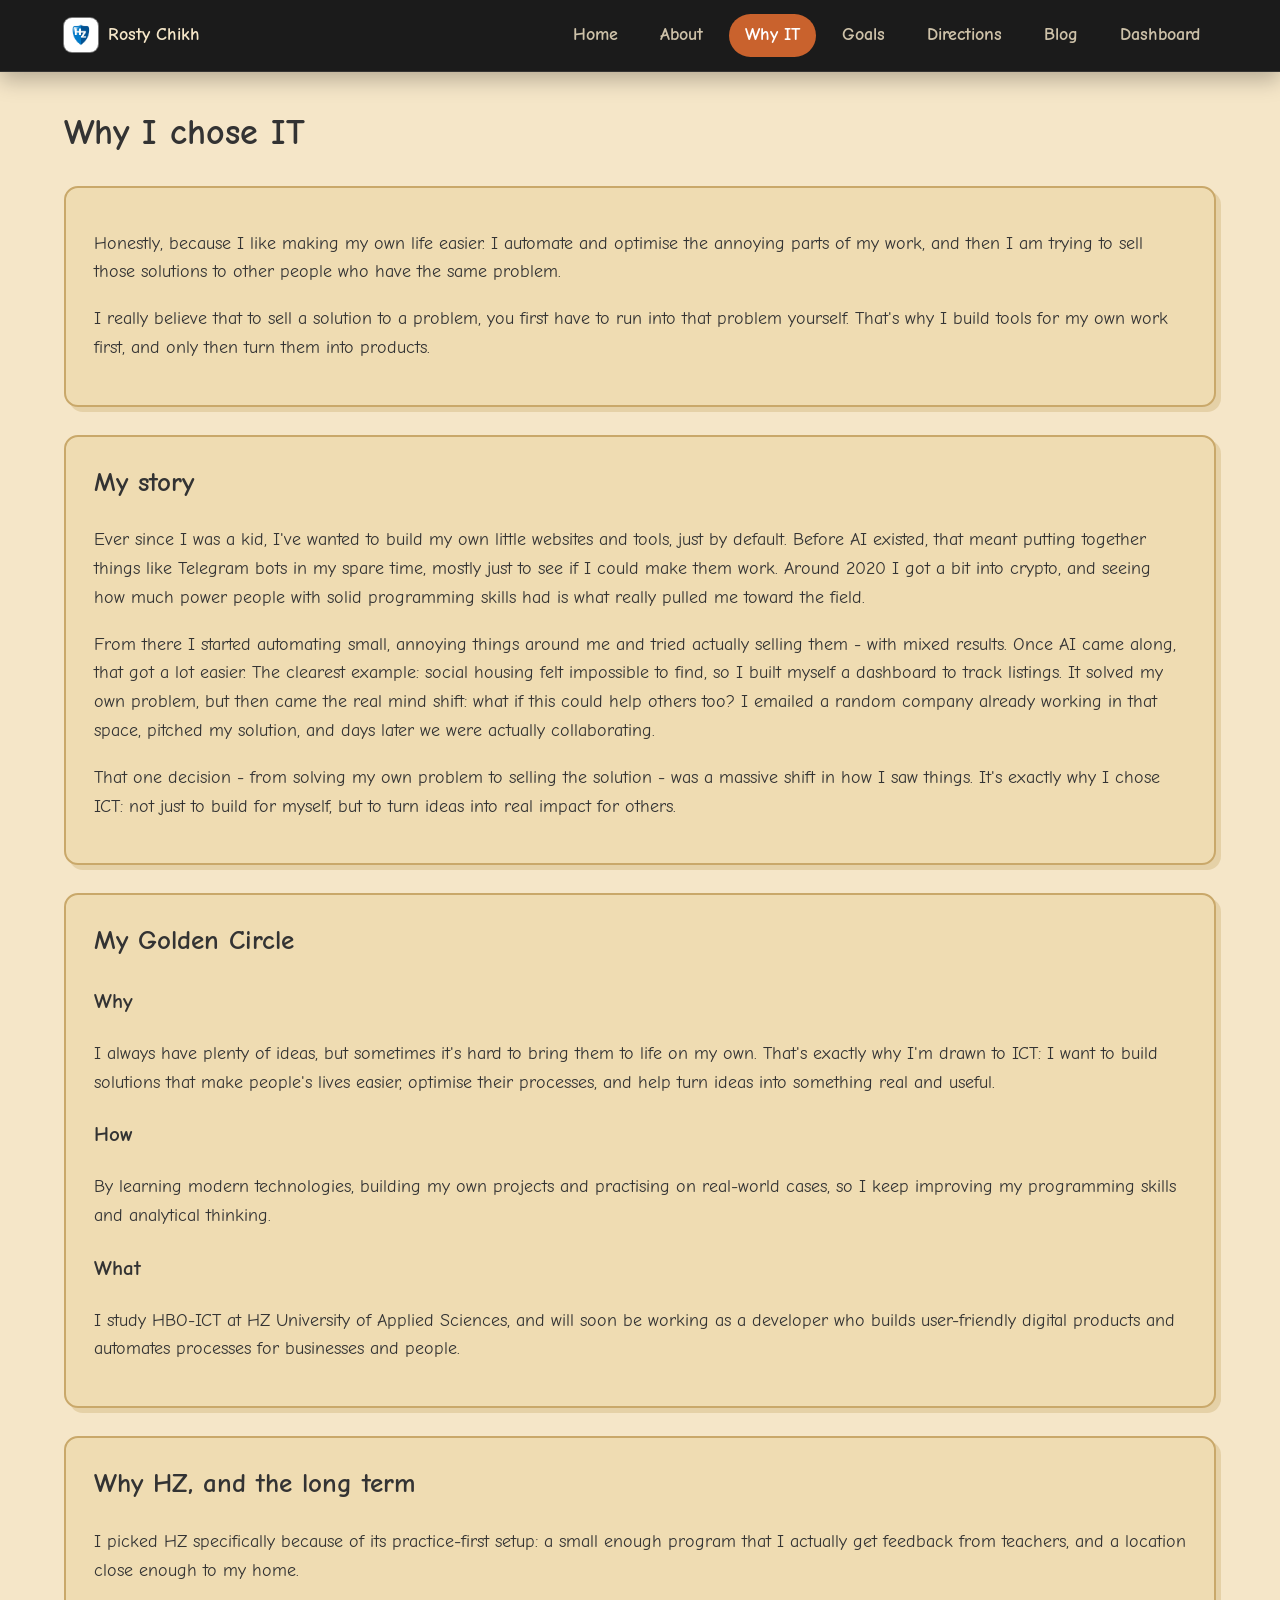
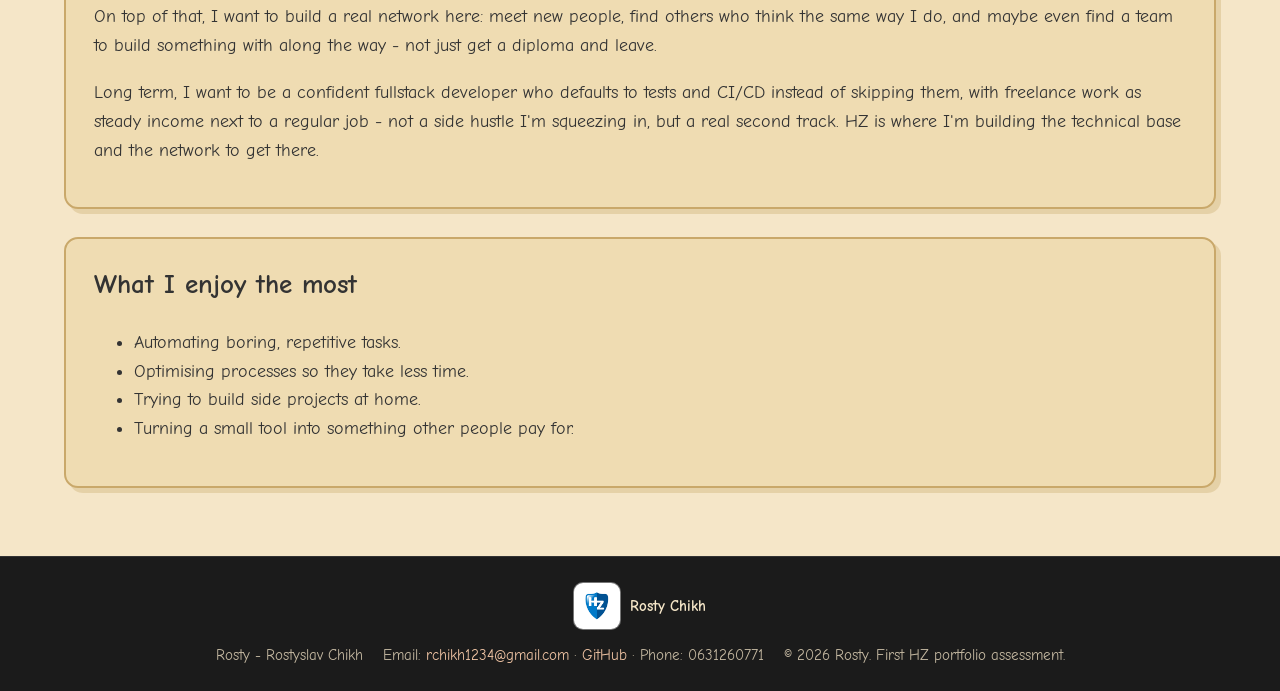
<file: why-it.html>
<!DOCTYPE html>
<html lang="en">
  <head>
    <meta charset="UTF-8" />
    <meta name="viewport" content="width=device-width, initial-scale=1.0" />
    <title>Why IT</title>
    <link rel="icon" type="image/png" href="images/hz-logo.png" />
    <link rel="stylesheet" href="global.css" />
  </head>
  <body>
    <a class="skip-link" href="#main-content">Skip to content</a>
    <nav class="site-nav">
      <div class="nav-inner">
      <a class="site-logo" href="index.html">
        <img src="images/hz-logo.png" alt="HZ University of Applied Sciences logo" onerror="this.remove()" />
        Rosty Chikh
      </a>
      <div class="nav-links">
        <a href="index.html">Home</a>
        <a href="about.html">About</a>
        <a href="why-it.html" aria-current="page">Why IT</a>
        <a href="goals.html">Goals</a>
        <a href="direction.html">Directions</a>
        <a href="blog.html">Blog</a>
        <a href="dashboard.html">Dashboard</a>
      </div>
      </div>
    </nav>

    <main id="main-content">
      <h1>Why I chose IT</h1>

      <section class="section-card">
        <p>
          Honestly, because I like making my own life easier. I automate
          and optimise the annoying parts of my work, and then I am trying to sell those
          solutions to other people who have the same problem.
        </p>
        <p>
          I really believe that to sell a solution to a problem, you first
          have to run into that problem yourself. That's why I build tools
          for my own work first, and only then turn them into products.
        </p>
      </section>

      <section class="section-card">
        <h2>My story</h2>
        <p>
          Ever since I was a kid, I've wanted to build my own little
          websites and tools, just by default. Before AI existed, that
          meant putting together things like Telegram bots in my spare
          time, mostly just to see if I could make them work. Around 2020 I
          got a bit into crypto, and seeing how much power people with
          solid programming skills had is what really pulled me
          toward the field.
        </p>
        <p>
          From there I started automating small, annoying things around me
          and tried actually selling them - with mixed results. Once AI
          came along, that got a lot easier. The clearest example: social
          housing felt impossible to find, so I built myself a dashboard to
          track listings. It solved my own problem, but then came the real
          mind shift: what if this could help others too? I emailed a
          random company already working in that space, pitched my
          solution, and days later we were actually collaborating.
        </p>
        <p>
          That one decision - from solving my own problem to selling the
          solution - was a massive shift in how I saw things. It's exactly
          why I chose ICT: not just to build for myself, but to turn ideas
          into real impact for others.
        </p>
        
      </section>

      <section class="section-card">
        <h2>My Golden Circle</h2>
        <h3>Why</h3>
        <p>
          I always have plenty of ideas, but sometimes it's hard to bring them
          to life on my own. That's exactly why I'm drawn to ICT: I want to
          build solutions that make people's lives easier, optimise their
          processes, and help turn ideas into something real and useful.
        </p>
        <h3>How</h3>
        <p>
          By learning modern technologies, building my own projects and
          practising on real-world cases, so I keep improving my programming
          skills and analytical thinking.
        </p>
        <h3>What</h3>
        <p>
          I study HBO-ICT at HZ University of Applied Sciences, and will
          soon be working as a developer who builds user-friendly digital
          products and automates processes for businesses and people.
        </p>
      </section>

      <section class="section-card">
        <h2>Why HZ, and the long term</h2>
        <p>
          I picked HZ specifically because of its practice-first setup: a
          small enough program that I actually get feedback from teachers,
          and a location close enough to my home.
        </p>
        <p>
          On top of that, I want to build a real network here: meet new
          people, find others who think the same way I do, and maybe even
          find a team to build something with along the way - not just get
          a diploma and leave.
        </p>
        <p>
          Long term, I want to be a confident fullstack developer who
          defaults to tests and CI/CD instead of skipping them, with
          freelance work as steady income next to a regular job - not a
          side hustle I'm squeezing in, but a real second track. HZ is
          where I'm building the technical base and the network to get
          there.
        </p>
      </section>

      <section class="section-card">
        <h2>What I enjoy the most</h2>
        <ul>
          <li>Automating boring, repetitive tasks.</li>
          <li>Optimising processes so they take less time.</li>
          <li>Trying to build side projects at home.</li>
          <li>Turning a small tool into something other people pay for.</li>
        </ul>
      </section>
    </main>

    <footer class="site-footer">
      <div class="footer-inner">
        <a class="footer-brand" href="index.html">
          <img src="images/hz-logo.png" alt="HZ University of Applied Sciences logo" onerror="this.remove()" />
          Rosty Chikh
        </a>
        <div class="footer-text">
          <p>Rosty - Rostyslav Chikh</p>
          <p>
            Email: <a href="mailto:rchikh1234@gmail.com">rchikh1234@gmail.com</a> ·
            <a href="https://github.com/Chikh124">GitHub</a> · Phone: 0631260771
          </p>
          <p>&copy; 2026 Rosty. First HZ portfolio assessment.</p>
        </div>
      </div>
    </footer>
  </body>
</html>
</file>
<file: global.css>
/* Global styles for the whole portfolio */
@import url("https://fonts.googleapis.com/css2?family=Comic+Neue:wght@400;700&display=swap");

:root {
  --cream: #f5e6c8;
  --panel: #efdcb2;
  --border: #c9a86a;
  --ink: #333;
  --muted: #666;
  --accent: #c9622d;
  --accent-dark: #a44c1f;
  --accent-soft: #f0c4a4;
  --accent-rgb: 201, 98, 45;

  /* Blog topic colors - one per container/card */
  --topic-teal: #5c6f72;
  --topic-teal-rgb: 92, 111, 114;
  --topic-blue: #5b7083;
  --topic-blue-rgb: 91, 112, 131;
  --topic-pink: #5c6f72;
  --topic-pink-rgb: 92, 111, 114;
  --topic-gold: #8a7355;
  --topic-gold-rgb: 138, 115, 85;
  --topic-crimson: #8a7355;
  --topic-crimson-rgb: 138, 115, 85;
}

* {
  box-sizing: border-box;
}

html {
  background: var(--cream);
  scroll-behavior: smooth;
}

body {
  margin: 0 auto;
  padding: 0 24px;
  max-width: 1200px;
  min-height: 100vh;
  display: flex;
  flex-direction: column;
  background: var(--cream);
  color: var(--ink);
  font-family: "Comic Neue", "Comic Sans MS", cursive;
  font-size: 18px;
  line-height: 1.6;
}

/* Skip link for keyboard users */
.skip-link {
  position: absolute;
  left: -9999px;
  top: 0;
  background: var(--accent);
  color: #fff;
  padding: 10px 18px;
  border-radius: 0 0 8px 0;
  z-index: 100;
}

.skip-link:focus {
  left: 0;
}

/* Navigation bar - full-bleed sticky bar, plain dark */
.site-nav {
  position: sticky;
  top: 0;
  z-index: 50;
  width: 100vw;
  margin-inline: calc(50% - 50vw);
  margin-bottom: 32px;
  background: #1b1b1b;
  box-shadow: 0 8px 20px rgba(0, 0, 0, 0.25);
  border-bottom: 1px solid #333;
}

.nav-inner {
  display: flex;
  flex-wrap: wrap;
  align-items: center;
  justify-content: space-between;
  gap: 12px 32px;
  max-width: 1200px;
  margin: 0 auto;
  padding: 14px 24px;
}

.nav-links {
  display: flex;
  flex-wrap: wrap;
  gap: 6px 10px;
}

.site-logo {
  display: flex;
  align-items: center;
  gap: 10px;
  font-weight: 700;
  color: var(--cream);
  text-decoration: none;
  flex-shrink: 0;
  transition: color 0.2s ease;
}

.site-logo:hover {
  color: var(--accent-soft);
}

.site-logo img {
  height: 34px;
  width: auto;
  display: block;
  background: #fff;
  padding: 3px;
  border-radius: 8px;
  box-shadow: 0 0 0 1px rgba(255, 255, 255, 0.4);
}

.nav-links a {
  position: relative;
  color: rgba(245, 230, 200, 0.82);
  font-weight: 700;
  text-decoration: none;
  padding: 7px 16px;
  border-radius: 999px;
  transition: background 0.2s ease, color 0.2s ease, transform 0.2s ease;
}

.nav-links a:hover {
  color: var(--cream);
  background: rgba(245, 230, 200, 0.12);
  transform: translateY(-1px);
  text-decoration: none;
}

.nav-links a[aria-current="page"] {
  color: #fff;
  background: var(--accent);
}

/* Page content grows so the footer stays at the bottom */
main {
  flex: 1 0 auto;
}

h1 {
  margin-top: 0;
}

/* Section containers - visual separation between blocks of content */
.section-card {
  background: var(--panel);
  border: 2px solid var(--border);
  border-radius: 14px;
  padding: 24px 28px;
  margin-bottom: 28px;
  box-shadow: 5px 5px 0 rgba(201, 168, 106, 0.35);
  animation: fadeInUp 0.5s ease both;
}

.section-card > h2:first-child,
.section-card > h3:first-child {
  margin-top: 0;
}

/* Footer - full-bleed bar matching the nav, with personal data */
.site-footer {
  width: 100vw;
  margin-inline: calc(50% - 50vw);
  margin-top: 40px;
  background: #1b1b1b;
  border-top: 1px solid #333;
  font-size: 15px;
  color: rgba(245, 230, 200, 0.78);
}

.footer-inner {
  display: flex;
  flex-direction: column;
  align-items: center;
  text-align: center;
  gap: 14px;
  max-width: 1200px;
  margin: 0 auto;
  padding: 26px 24px 24px;
}

.footer-brand {
  display: flex;
  align-items: center;
  gap: 10px;
  font-weight: 700;
  color: var(--cream);
  text-decoration: none;
  flex-shrink: 0;
  transition: color 0.2s ease;
}

.footer-brand:hover {
  color: var(--accent-soft);
  text-decoration: none;
}

.footer-brand img {
  height: 46px;
  width: auto;
  display: block;
  background: #fff;
  padding: 4px;
  border-radius: 9px;
  box-shadow: 0 0 0 1px rgba(255, 255, 255, 0.4);
}

.footer-text {
  display: flex;
  flex-wrap: wrap;
  justify-content: center;
  gap: 4px 20px;
  width: 100%;
}

.footer-text p {
  margin: 0;
}

.footer-text a {
  color: var(--accent-soft);
}

.footer-text a:hover {
  color: #fff;
}

@media (max-width: 700px) {
  .footer-inner {
    flex-direction: column;
    align-items: flex-start;
  }
}
a {
    color: var(--accent-dark);
    text-decoration: none;
}

a:hover {
    color: var(--accent);
    text-decoration: underline;
    cursor: pointer;
}

@keyframes fadeInUp {
  from {
    opacity: 0;
    transform: translateY(14px);
  }
  to {
    opacity: 1;
    transform: translateY(0);
  }
}

@media (prefers-reduced-motion: reduce) {
  html {
    scroll-behavior: auto;
  }
  .section-card {
    animation: none;
  }
  * {
    transition-duration: 0.01ms !important;
    animation-duration: 0.01ms !important;
  }
}

table {
  border-collapse: collapse;
  width: 100%;
  margin-bottom: 24px;
  background: var(--cream);
  border-radius: 10px;
  overflow: hidden;
}

th,
td {
  border: 1px solid var(--border);
  padding: 8px 10px;
  text-align: left;
}

th {
  background: var(--accent-soft);
}

tbody tr:hover {
  background: rgba(201, 98, 45, 0.08);
}

/* Grade input fields inside the curriculum table */
.grade-input {
  width: 64px;
  padding: 4px 6px;
  font-family: inherit;
  font-size: 15px;
  text-align: center;
  color: var(--ink);
  background: #fff;
  border: 2px solid var(--border);
  border-radius: 6px;
  transition: border-color 0.2s ease, box-shadow 0.2s ease;
}

.grade-input:focus {
  outline: none;
  border-color: var(--accent);
  box-shadow: 0 0 0 3px rgba(201, 98, 45, 0.25);
}

.grade-input.is-passing {
  border-color: #4a8a4a;
  color: #2f6b2f;
  font-weight: 700;
}

.grade-input.is-failing {
  border-color: #b83b3b;
  color: #a33131;
  font-weight: 700;
}

/* Progress bar driven by the curriculum grades */
.progress-wrap {
  margin: 4px 0 24px;
}

.progress-stats {
  display: flex;
  flex-wrap: wrap;
  justify-content: space-between;
  gap: 8px 24px;
  font-weight: 700;
  margin-bottom: 8px;
}

.progress-track {
  width: 100%;
  height: 22px;
  background: var(--cream);
  border: 2px solid var(--border);
  border-radius: 999px;
  overflow: hidden;
}

.progress-fill {
  height: 100%;
  width: 0%;
  background: linear-gradient(90deg, var(--accent) 0%, var(--accent-dark) 100%);
  border-radius: 999px;
  transition: width 0.6s cubic-bezier(0.22, 1, 0.36, 1);
}

/* Tagline / quote */
blockquote {
  margin: 0 0 24px;
  padding: 12px 20px;
  background: var(--panel);
  border-left: 4px solid var(--border);
  border-radius: 6px;
  font-weight: 700;
}

/* SWOT - 2x2 grid, one column on small screens */
.swot {
  display: grid;
  grid-template-columns: 1fr 1fr;
  gap: 16px;
  margin-bottom: 24px;
}

.swot > div {
  padding: 4px 20px;
  background: var(--cream);
  border: 2px solid var(--border);
  border-radius: 10px;
  transition: transform 0.2s ease, box-shadow 0.2s ease;
}

.swot > div:hover {
  transform: translateY(-3px);
  box-shadow: 4px 4px 0 rgba(201, 168, 106, 0.5);
}

@media (max-width: 700px) {
  .swot {
    grid-template-columns: 1fr;
  }
}

/* Home page - text next to the photo */
.hero {
  display: grid;
  grid-template-columns: 3fr 2fr;
  gap: 40px;
  align-items: start;
}

.hero figure {
  margin: 0;
}

.hero img {
  display: block;
  width: 100%;
  aspect-ratio: 4 / 5;
  object-fit: cover;
  object-position: 70% 50%;
  border: 2px solid var(--border);
  border-radius: 10px;
  transform: rotate(2deg);
  box-shadow: 6px 6px 0 var(--panel);
  transition: transform 0.3s ease, box-shadow 0.3s ease;
}

.hero img:hover {
  transform: rotate(0deg);
  box-shadow: 10px 10px 0 var(--accent-soft);
}

@media (max-width: 700px) {
  .hero {
    grid-template-columns: 1fr;
  }

  .hero img {
    transform: none;
  }
}

/* Interests - clip gifs */
.gif-grid {
  display: grid;
  grid-template-columns: 1fr 1fr;
  gap: 24px;
  margin-top: 20px;
}

@media (max-width: 700px) {
  .gif-grid {
    grid-template-columns: 1fr;
  }
}

.gif-frame {
  position: relative;
  aspect-ratio: 4 / 3;
  background: #1c1510;
  border: 2px solid var(--card-color, var(--border));
  border-radius: 14px;
  overflow: hidden;
  box-shadow: 5px 5px 0 rgba(201, 168, 106, 0.35);
}

.gif-frame img {
  display: block;
  width: 100%;
  height: 100%;
  object-fit: cover;
}

.gif-placeholder {
  position: absolute;
  inset: 0;
  display: none;
  flex-direction: column;
  align-items: center;
  justify-content: center;
  gap: 10px;
  text-align: center;
  padding: 20px;
  background: radial-gradient(
      circle at 30% 20%,
      rgba(var(--card-color-rgb, var(--accent-rgb)), 0.45),
      transparent 60%
    ),
    linear-gradient(160deg, #2a2016, #16110c);
}

.gif-placeholder .post-meta {
  color: #fff;
  background: var(--card-color, var(--accent));
}

.gif-placeholder p {
  margin: 0;
  font-size: 13px;
  color: var(--accent-soft);
  max-width: 26ch;
}

/* Blog cards */
.blog-post {
  background: var(--panel);
  border: 2px solid var(--border);
  border-radius: 14px;
  padding: 22px 26px;
  margin-bottom: 24px;
  box-shadow: 5px 5px 0 rgba(201, 168, 106, 0.35);
  transition: transform 0.2s ease, box-shadow 0.2s ease;
}

.blog-post:hover {
  transform: translateY(-3px);
  box-shadow: 7px 7px 0 rgba(201, 98, 45, 0.3);
}

.blog-post > h2:first-child,
.blog-post > h3:first-child {
  margin-top: 0;
}

.post-meta {
  display: inline-block;
  font-size: 13px;
  font-weight: 700;
  letter-spacing: 0.04em;
  color: var(--accent-dark);
  background: var(--accent-soft);
  padding: 3px 10px;
  border-radius: 999px;
  margin-bottom: 10px;
}

/* Blog index - 4 equal clickable topic containers */
.blog-grid {
  display: grid;
  grid-template-columns: repeat(2, 1fr);
  gap: 28px;
  margin-bottom: 32px;
}

@media (max-width: 700px) {
  .blog-grid {
    grid-template-columns: 1fr;
  }
}

.blog-card {
  display: flex;
  flex-direction: column;
  background: var(--panel);
  border: 2px solid var(--border);
  border-top: 6px solid var(--card-color, var(--accent));
  border-radius: 16px;
  padding: 26px 28px;
  color: var(--ink);
  text-decoration: none;
  box-shadow: 5px 5px 0 rgba(201, 168, 106, 0.35);
  transition: transform 0.25s ease, box-shadow 0.25s ease;
  animation: fadeInUp 0.5s ease both;
}

.blog-card:hover {
  transform: translateY(-6px);
  box-shadow: 8px 8px 0 rgba(var(--card-color-rgb, var(--accent-rgb)), 0.45);
  text-decoration: none;
}

.blog-card .post-meta {
  color: #fff;
  background: var(--card-color, var(--accent));
}

.blog-card h2 {
  margin: 6px 0 10px;
}

.blog-card .excerpt {
  flex: 1;
  margin: 0 0 16px;
}

.blog-card .read-more {
  display: inline-flex;
  align-items: center;
  gap: 6px;
  font-weight: 700;
  color: var(--card-color, var(--accent));
}

.blog-card .read-more::after {
  content: "\2192";
  transition: transform 0.2s ease;
}

.blog-card:hover .read-more::after {
  transform: translateX(4px);
}

/* Topic post hero - used on the four standalone blog topic pages */
.post-hero {
  background: linear-gradient(
    135deg,
    rgba(var(--card-color-rgb, var(--accent-rgb)), 0.16),
    var(--panel)
  );
  border: 2px solid var(--card-color, var(--border));
  border-radius: 18px;
  padding: 30px 32px 26px;
  margin-bottom: 28px;
}

.post-hero .post-meta {
  color: #fff;
  background: var(--card-color, var(--accent));
}

.post-hero h1 {
  margin: 8px 0 12px;
}

.back-link {
  display: inline-flex;
  align-items: center;
  gap: 6px;
  font-weight: 700;
  margin-bottom: 18px;
  color: var(--accent-dark);
}

.back-link::before {
  content: "\2190";
  transition: transform 0.2s ease;
}

.back-link:hover::before {
  transform: translateX(-4px);
}
</file>
